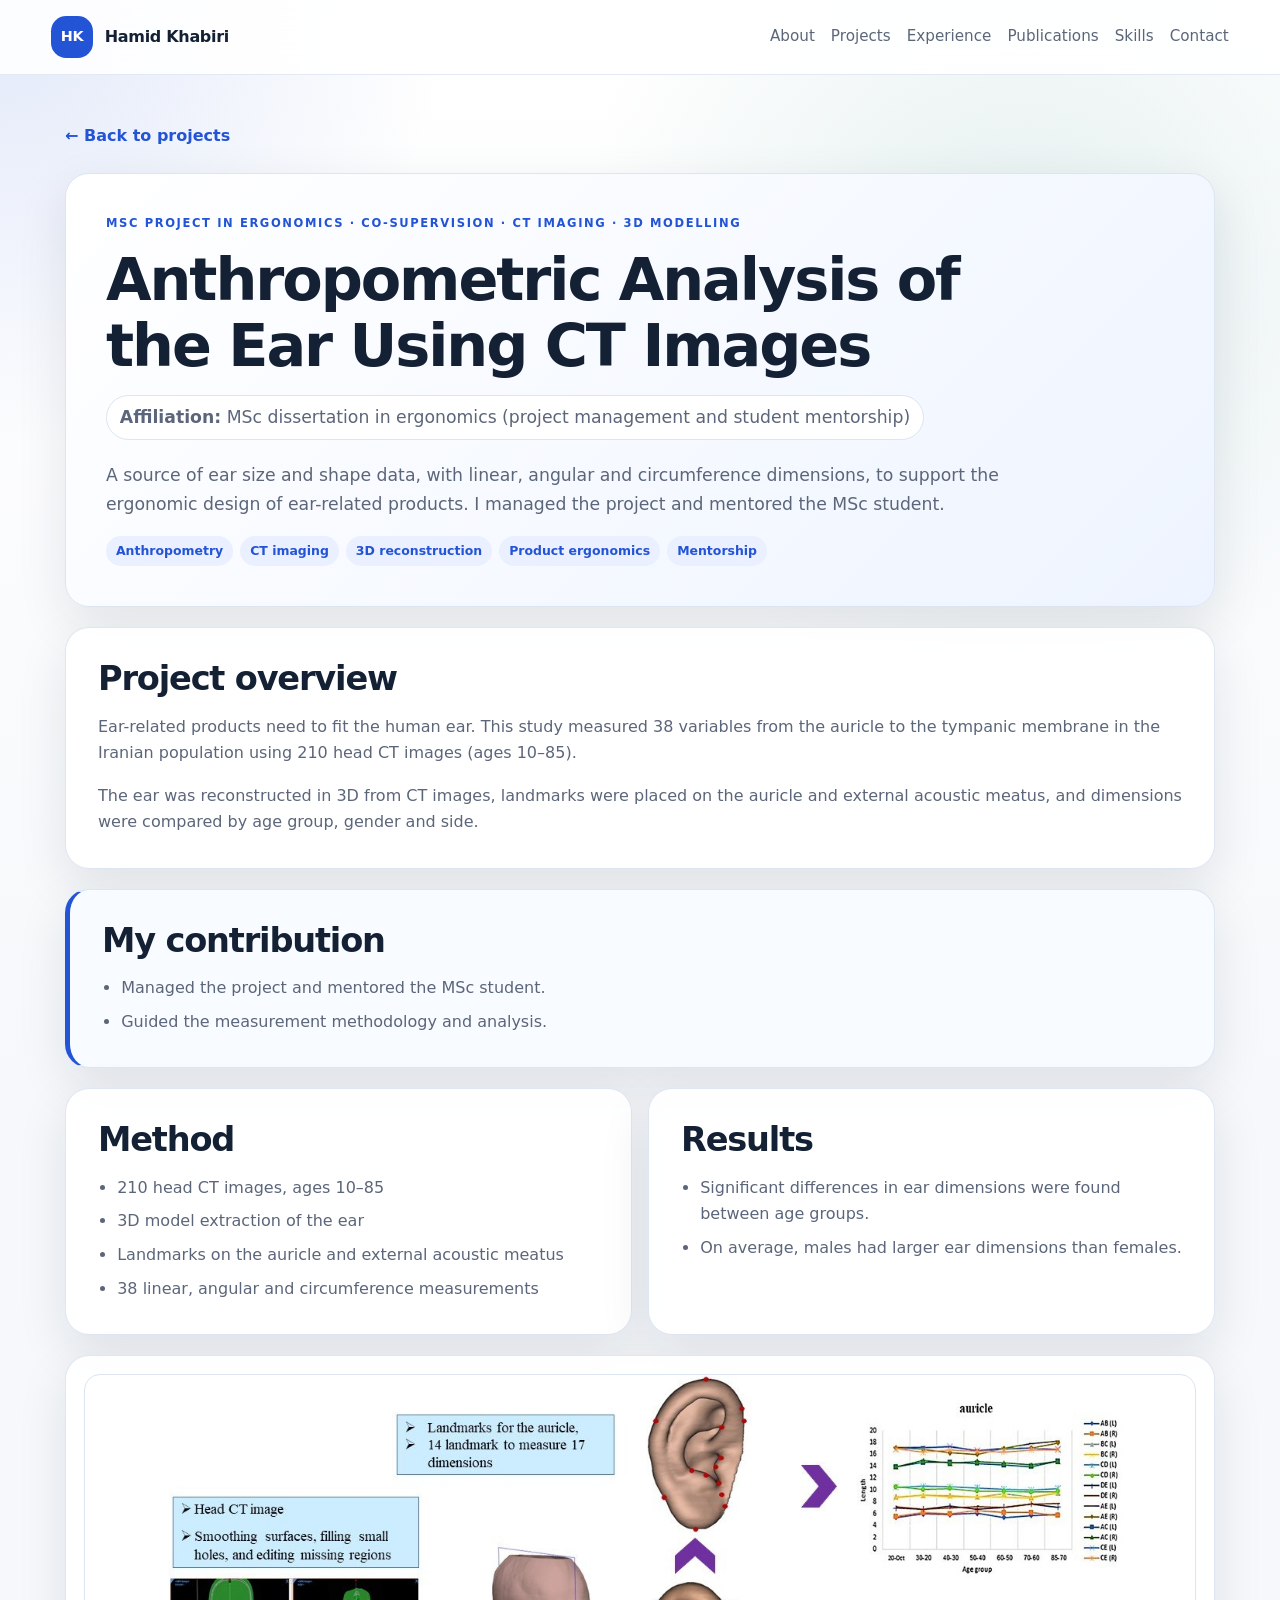
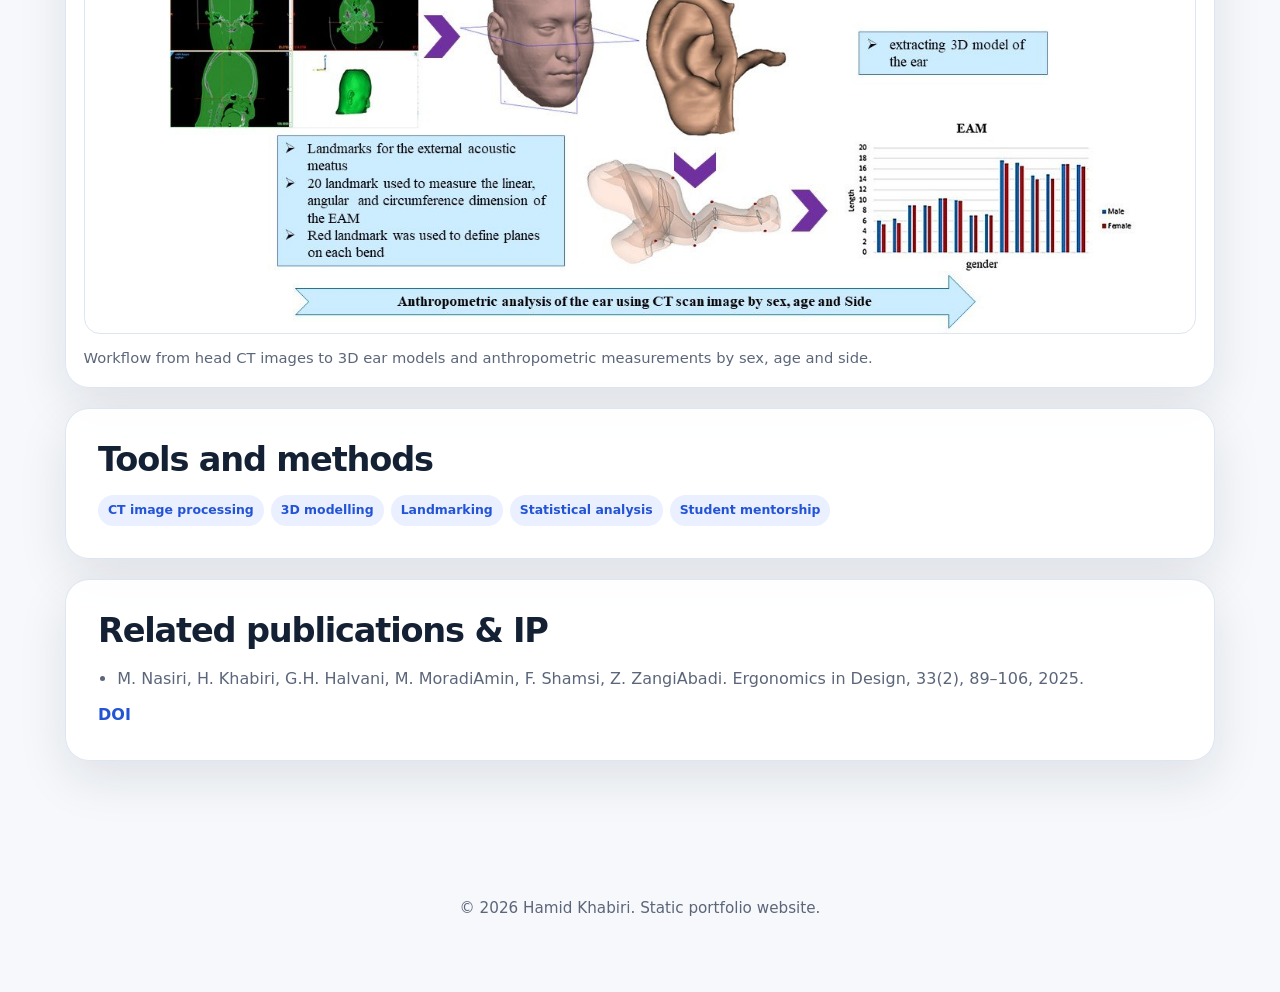
<file: projects/ear-ct-anthropometry.html>
<!DOCTYPE html>
<html lang="en">
<head>
  <meta charset="UTF-8">
  <meta name="viewport" content="width=device-width, initial-scale=1.0">
  <title>Anthropometric Analysis of the Ear Using CT Images | Hamid Khabiri</title>
  <meta name="description" content="A source of ear size and shape data, with linear, angular and circumference dimensions, to support the ergonomic design of ear-related products. I managed ">
  <link rel="icon" href="../favicon.svg" type="image/svg+xml">
  <link rel="stylesheet" href="../styles.css">
</head>
<body>

<header class="site-header">
  <a class="brand" href="../index.html"><span class="brand-mark">HK</span><span>Hamid Khabiri</span></a>
  <nav class="nav" aria-label="Main navigation">
    <a href="../index.html#about">About</a>
    <a href="../index.html#projects">Projects</a>
    <a href="../index.html#experience">Experience</a>
    <a href="../index.html#publications">Publications</a>
    <a href="../index.html#skills">Skills</a>
    <a href="../index.html#contact">Contact</a>
  </nav>
</header>

<main class="project-page">
  <a class="back-link" href="../index.html#projects">← Back to projects</a>

  <section class="project-hero">
    <p class="eyebrow">MSc Project in Ergonomics · Co-supervision · CT Imaging · 3D Modelling</p>
    <h1>Anthropometric Analysis of the Ear Using CT Images</h1>
    <p class="project-page-affiliation"><strong>Affiliation:</strong> MSc dissertation in ergonomics (project management and student mentorship)</p>
    <p>A source of ear size and shape data, with linear, angular and circumference dimensions, to support the ergonomic design of ear-related products. I managed the project and mentored the MSc student.</p>
    <div class="tag-row"><span>Anthropometry</span><span>CT imaging</span><span>3D reconstruction</span><span>Product ergonomics</span><span>Mentorship</span></div>
  </section>

  <section class="project-body">
    <div class="content-card">
      <h2>Project overview</h2>
      <p>Ear-related products need to fit the human ear. This study measured 38 variables from the auricle to the tympanic membrane in the Iranian population using 210 head CT images (ages 10–85).</p><p>The ear was reconstructed in 3D from CT images, landmarks were placed on the auricle and external acoustic meatus, and dimensions were compared by age group, gender and side.</p>
    </div>

    <div class="content-card callout">
      <h2>My contribution</h2>
      <ul><li>Managed the project and mentored the MSc student.</li><li>Guided the measurement methodology and analysis.</li></ul>
    </div>

    <div class="two-column">
      <div class="content-card"><h2>Method</h2><ul><li>210 head CT images, ages 10–85</li><li>3D model extraction of the ear</li><li>Landmarks on the auricle and external acoustic meatus</li><li>38 linear, angular and circumference measurements</li></ul></div>
      <div class="content-card"><h2>Results</h2><ul><li>Significant differences in ear dimensions were found between age groups.</li><li>On average, males had larger ear dimensions than females.</li></ul></div>
    </div>

      <figure class="figure-card" style="margin:0">
        <img src="../assets/figures/ear_ct_anthropometry.jpg" alt="Anthropometric Analysis of the Ear Using CT Images" loading="lazy" onerror="this.onerror=null;this.src='../assets/figures/placeholder.svg';">
        <figcaption class="caption">Workflow from head CT images to 3D ear models and anthropometric measurements by sex, age and side.</figcaption>
      </figure>


    <div class="content-card">
      <h2>Tools and methods</h2>
      <div class="tag-row"><span>CT image processing</span><span>3D modelling</span><span>Landmarking</span><span>Statistical analysis</span><span>Student mentorship</span></div>
    </div>

      <div class="content-card">
        <h2>Related publications &amp; IP</h2>
        <ul><li>M. Nasiri, H. Khabiri, G.H. Halvani, M. MoradiAmin, F. Shamsi, Z. ZangiAbadi. Ergonomics in Design, 33(2), 89–106, 2025.</li></ul>
        <div class="publication-links"><a href="https://doi.org/10.1177/10648046241228360" target="_blank" rel="noreferrer">DOI</a></div>
      </div>
  </section>
</main>

<footer class="site-footer">
  <p>© <span id="year">2026</span> Hamid Khabiri. Static portfolio website.</p>
</footer>
<script>document.getElementById("year").textContent = new Date().getFullYear();</script>
<!-- Visitor statistics (GoatCounter, no cookies) -->
<script data-goatcounter="https://hamidkhabiri.goatcounter.com/count" async src="//gc.zgo.at/count.js"></script>
</body>
</html>
</file>
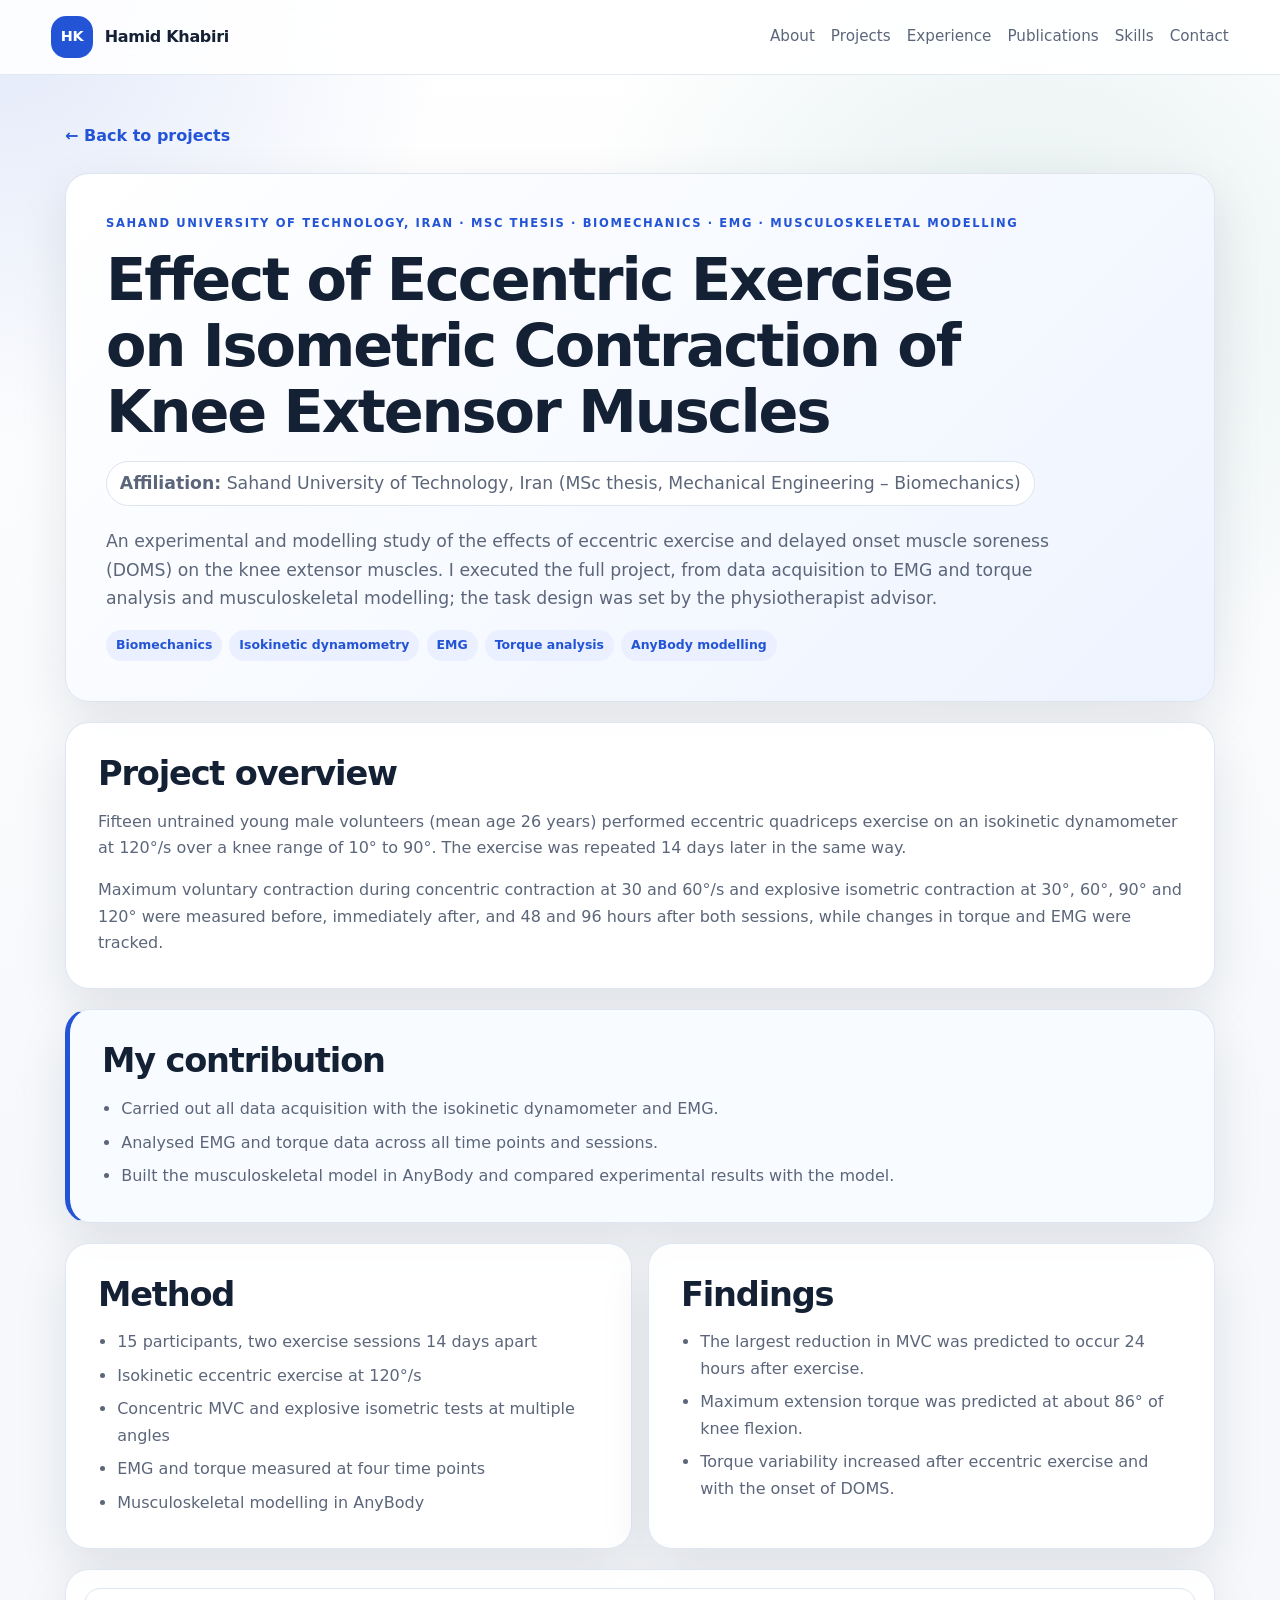
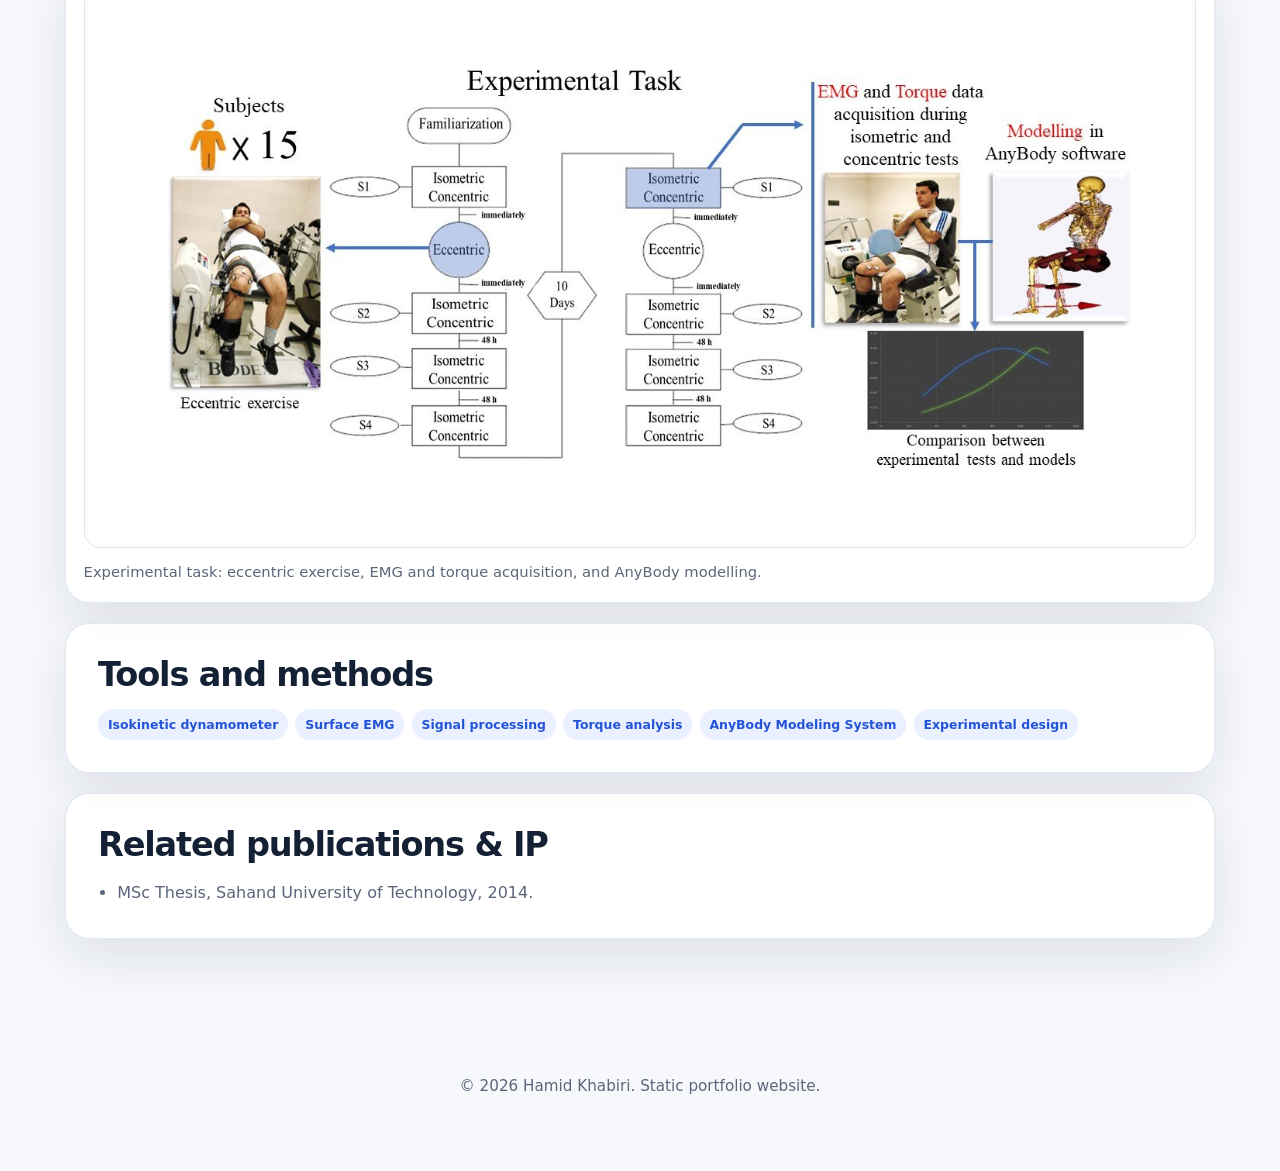
<file: projects/eccentric-exercise-knee-study.html>
<!DOCTYPE html>
<html lang="en">
<head>
  <meta charset="UTF-8">
  <meta name="viewport" content="width=device-width, initial-scale=1.0">
  <title>Effect of Eccentric Exercise on Isometric Contraction of Knee Extensor Muscles | Hamid Khabiri</title>
  <meta name="description" content="An experimental and modelling study of the effects of eccentric exercise and delayed onset muscle soreness (DOMS) on the knee extensor muscles. I executed ">
  <link rel="icon" href="../favicon.svg" type="image/svg+xml">
  <link rel="stylesheet" href="../styles.css">
</head>
<body>

<header class="site-header">
  <a class="brand" href="../index.html"><span class="brand-mark">HK</span><span>Hamid Khabiri</span></a>
  <nav class="nav" aria-label="Main navigation">
    <a href="../index.html#about">About</a>
    <a href="../index.html#projects">Projects</a>
    <a href="../index.html#experience">Experience</a>
    <a href="../index.html#publications">Publications</a>
    <a href="../index.html#skills">Skills</a>
    <a href="../index.html#contact">Contact</a>
  </nav>
</header>

<main class="project-page">
  <a class="back-link" href="../index.html#projects">← Back to projects</a>

  <section class="project-hero">
    <p class="eyebrow">Sahand University of Technology, Iran · MSc Thesis · Biomechanics · EMG · Musculoskeletal Modelling</p>
    <h1>Effect of Eccentric Exercise on Isometric Contraction of Knee Extensor Muscles</h1>
    <p class="project-page-affiliation"><strong>Affiliation:</strong> Sahand University of Technology, Iran (MSc thesis, Mechanical Engineering – Biomechanics)</p>
    <p>An experimental and modelling study of the effects of eccentric exercise and delayed onset muscle soreness (DOMS) on the knee extensor muscles. I executed the full project, from data acquisition to EMG and torque analysis and musculoskeletal modelling; the task design was set by the physiotherapist advisor.</p>
    <div class="tag-row"><span>Biomechanics</span><span>Isokinetic dynamometry</span><span>EMG</span><span>Torque analysis</span><span>AnyBody modelling</span></div>
  </section>

  <section class="project-body">
    <div class="content-card">
      <h2>Project overview</h2>
      <p>Fifteen untrained young male volunteers (mean age 26 years) performed eccentric quadriceps exercise on an isokinetic dynamometer at 120°/s over a knee range of 10° to 90°. The exercise was repeated 14 days later in the same way.</p><p>Maximum voluntary contraction during concentric contraction at 30 and 60°/s and explosive isometric contraction at 30°, 60°, 90° and 120° were measured before, immediately after, and 48 and 96 hours after both sessions, while changes in torque and EMG were tracked.</p>
    </div>

    <div class="content-card callout">
      <h2>My contribution</h2>
      <ul><li>Carried out all data acquisition with the isokinetic dynamometer and EMG.</li><li>Analysed EMG and torque data across all time points and sessions.</li><li>Built the musculoskeletal model in AnyBody and compared experimental results with the model.</li></ul>
    </div>

    <div class="two-column">
      <div class="content-card"><h2>Method</h2><ul><li>15 participants, two exercise sessions 14 days apart</li><li>Isokinetic eccentric exercise at 120°/s</li><li>Concentric MVC and explosive isometric tests at multiple angles</li><li>EMG and torque measured at four time points</li><li>Musculoskeletal modelling in AnyBody</li></ul></div>
      <div class="content-card"><h2>Findings</h2><ul><li>The largest reduction in MVC was predicted to occur 24 hours after exercise.</li><li>Maximum extension torque was predicted at about 86° of knee flexion.</li><li>Torque variability increased after eccentric exercise and with the onset of DOMS.</li></ul></div>
    </div>

      <figure class="figure-card" style="margin:0">
        <img src="../assets/figures/eccentric_exercise_study.jpg" alt="Effect of Eccentric Exercise on Isometric Contraction of Knee Extensor Muscles" loading="lazy" onerror="this.onerror=null;this.src='../assets/figures/placeholder.svg';">
        <figcaption class="caption">Experimental task: eccentric exercise, EMG and torque acquisition, and AnyBody modelling.</figcaption>
      </figure>


    <div class="content-card">
      <h2>Tools and methods</h2>
      <div class="tag-row"><span>Isokinetic dynamometer</span><span>Surface EMG</span><span>Signal processing</span><span>Torque analysis</span><span>AnyBody Modeling System</span><span>Experimental design</span></div>
    </div>

      <div class="content-card">
        <h2>Related publications &amp; IP</h2>
        <ul><li>MSc Thesis, Sahand University of Technology, 2014.</li></ul>
        
      </div>
  </section>
</main>

<footer class="site-footer">
  <p>© <span id="year">2026</span> Hamid Khabiri. Static portfolio website.</p>
</footer>
<script>document.getElementById("year").textContent = new Date().getFullYear();</script>
<!-- Visitor statistics (GoatCounter, no cookies) -->
<script data-goatcounter="https://hamidkhabiri.goatcounter.com/count" async src="//gc.zgo.at/count.js"></script>
</body>
</html>
</file>
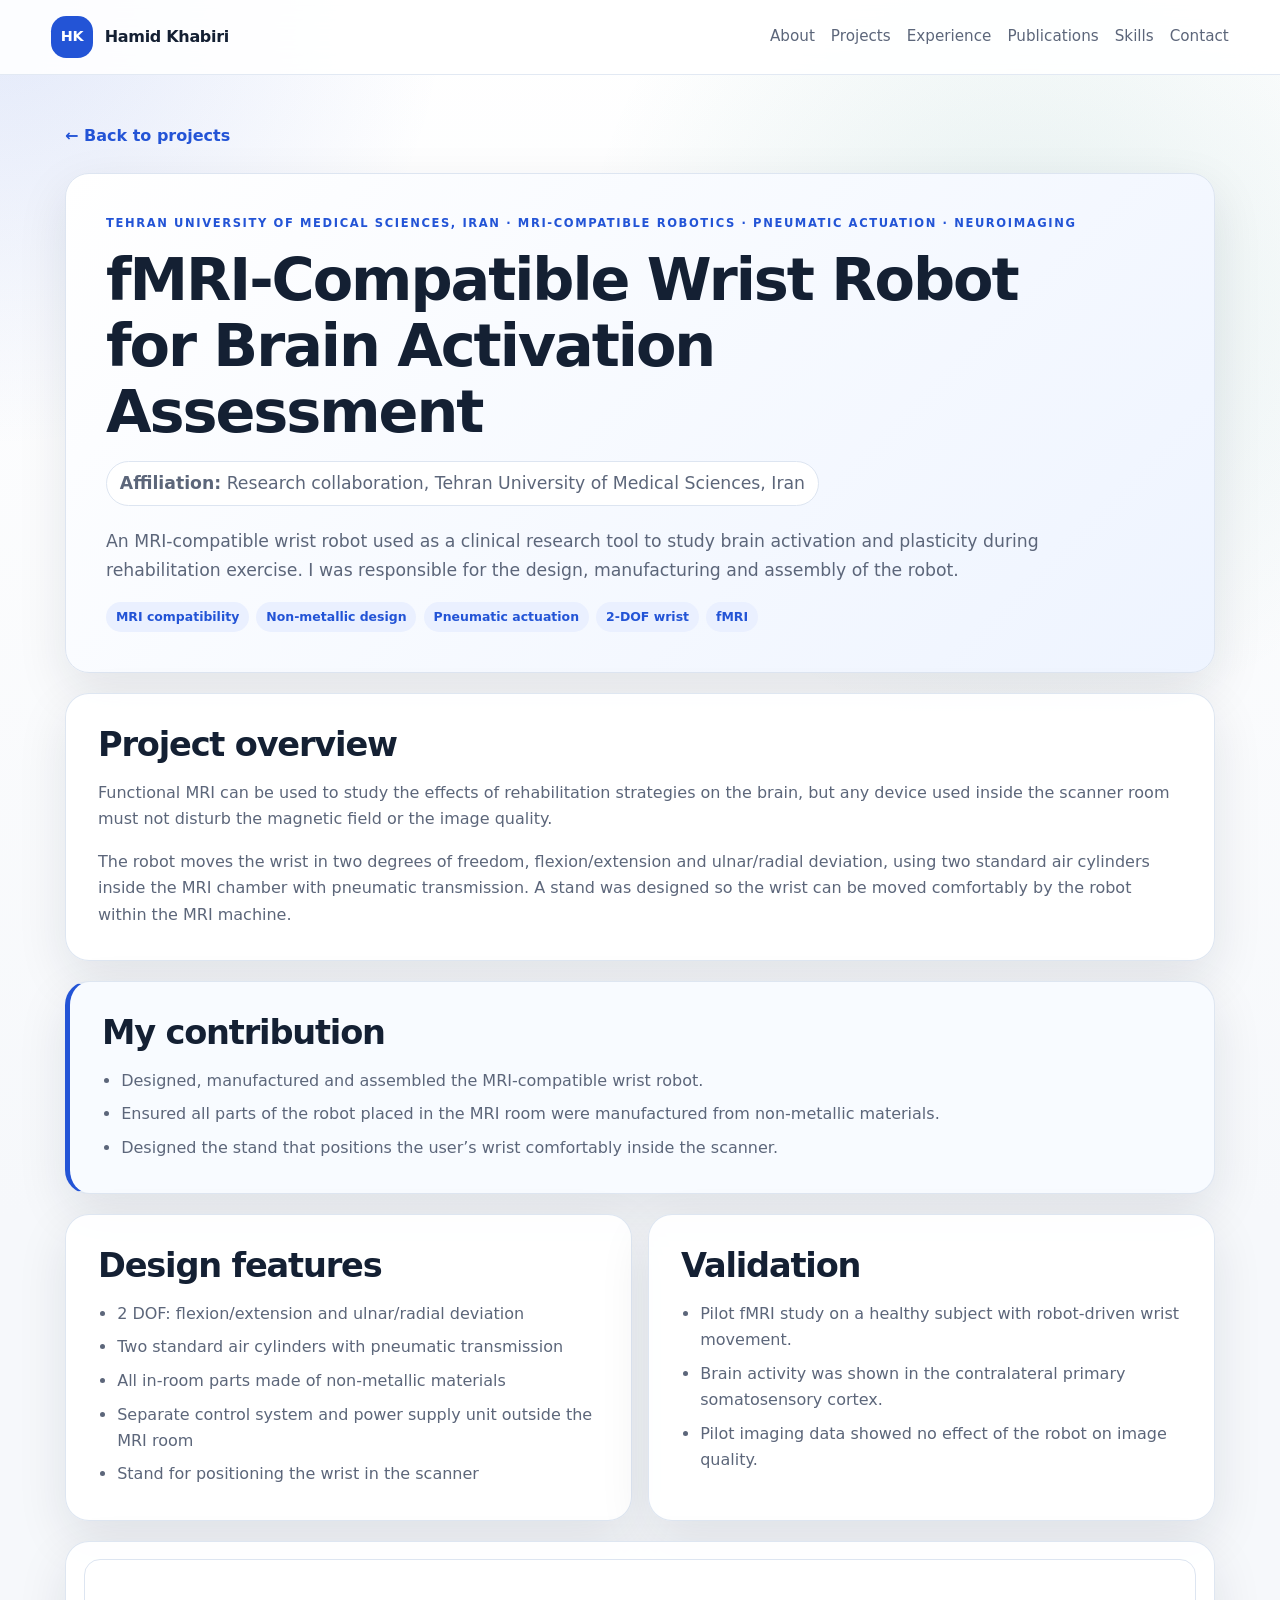
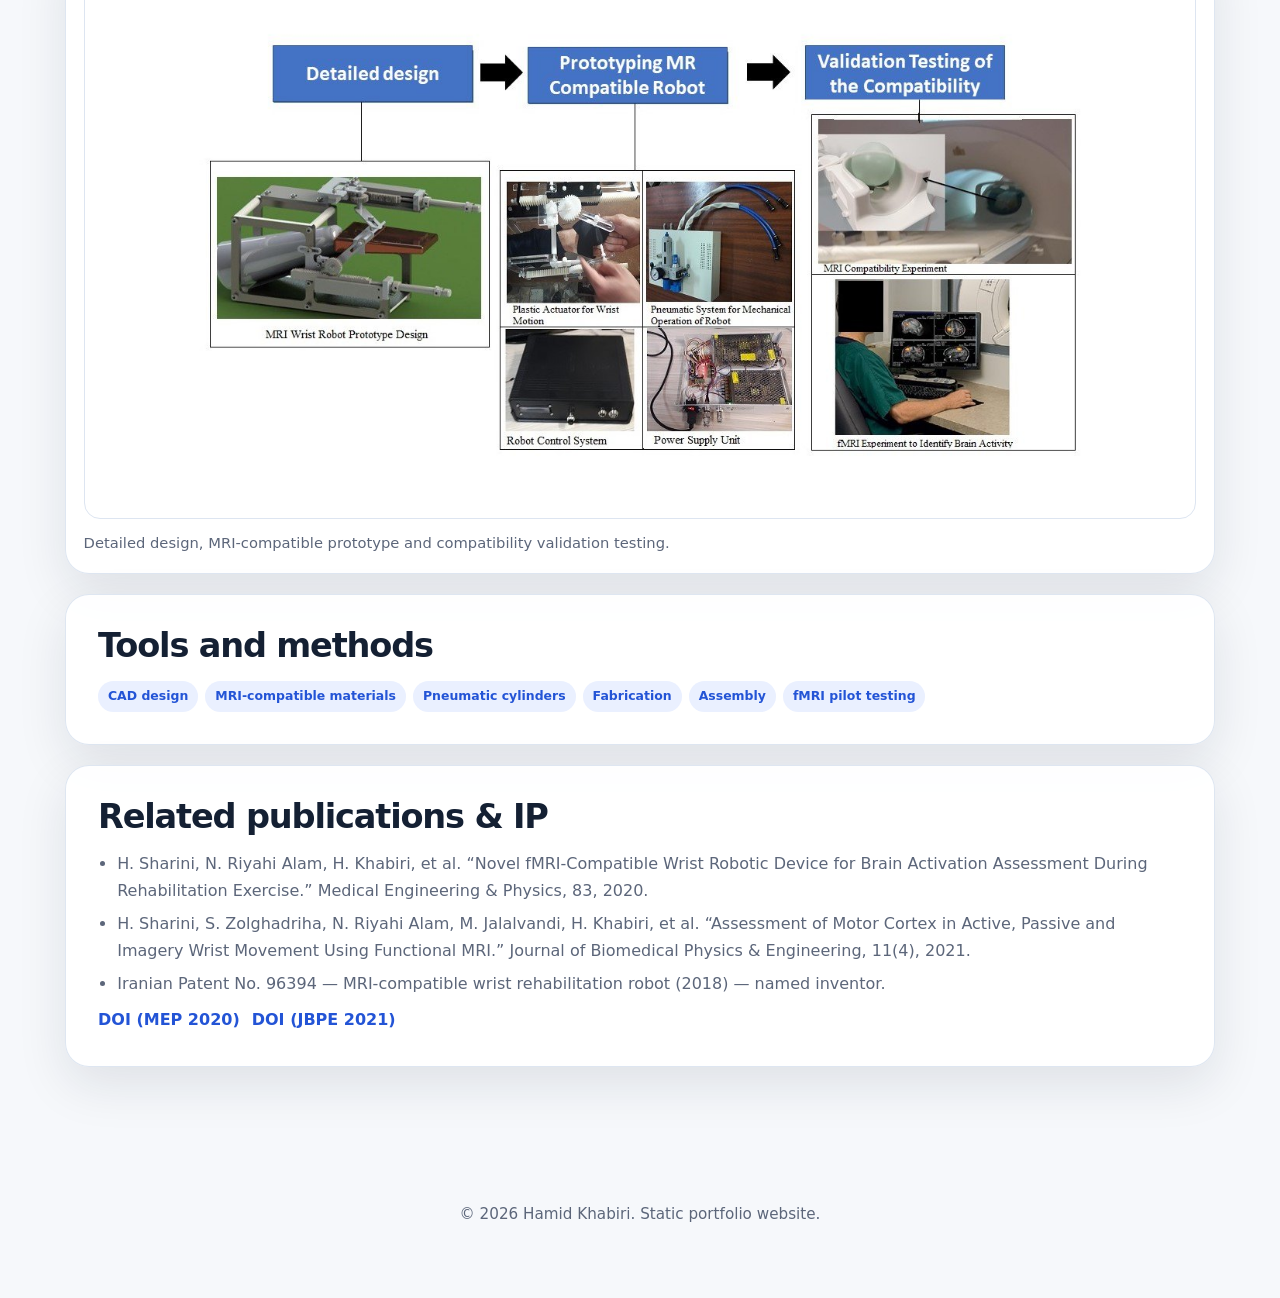
<file: projects/fmri-compatible-wrist-robot.html>
<!DOCTYPE html>
<html lang="en">
<head>
  <meta charset="UTF-8">
  <meta name="viewport" content="width=device-width, initial-scale=1.0">
  <title>fMRI-Compatible Wrist Robot for Brain Activation Assessment | Hamid Khabiri</title>
  <meta name="description" content="An MRI-compatible wrist robot used as a clinical research tool to study brain activation and plasticity during rehabilitation exercise. I was responsible f">
  <link rel="icon" href="../favicon.svg" type="image/svg+xml">
  <link rel="stylesheet" href="../styles.css">
</head>
<body>

<header class="site-header">
  <a class="brand" href="../index.html"><span class="brand-mark">HK</span><span>Hamid Khabiri</span></a>
  <nav class="nav" aria-label="Main navigation">
    <a href="../index.html#about">About</a>
    <a href="../index.html#projects">Projects</a>
    <a href="../index.html#experience">Experience</a>
    <a href="../index.html#publications">Publications</a>
    <a href="../index.html#skills">Skills</a>
    <a href="../index.html#contact">Contact</a>
  </nav>
</header>

<main class="project-page">
  <a class="back-link" href="../index.html#projects">← Back to projects</a>

  <section class="project-hero">
    <p class="eyebrow">Tehran University of Medical Sciences, Iran · MRI-Compatible Robotics · Pneumatic Actuation · Neuroimaging</p>
    <h1>fMRI-Compatible Wrist Robot for Brain Activation Assessment</h1>
    <p class="project-page-affiliation"><strong>Affiliation:</strong> Research collaboration, Tehran University of Medical Sciences, Iran</p>
    <p>An MRI-compatible wrist robot used as a clinical research tool to study brain activation and plasticity during rehabilitation exercise. I was responsible for the design, manufacturing and assembly of the robot.</p>
    <div class="tag-row"><span>MRI compatibility</span><span>Non-metallic design</span><span>Pneumatic actuation</span><span>2-DOF wrist</span><span>fMRI</span></div>
  </section>

  <section class="project-body">
    <div class="content-card">
      <h2>Project overview</h2>
      <p>Functional MRI can be used to study the effects of rehabilitation strategies on the brain, but any device used inside the scanner room must not disturb the magnetic field or the image quality.</p><p>The robot moves the wrist in two degrees of freedom, flexion/extension and ulnar/radial deviation, using two standard air cylinders inside the MRI chamber with pneumatic transmission. A stand was designed so the wrist can be moved comfortably by the robot within the MRI machine.</p>
    </div>

    <div class="content-card callout">
      <h2>My contribution</h2>
      <ul><li>Designed, manufactured and assembled the MRI-compatible wrist robot.</li><li>Ensured all parts of the robot placed in the MRI room were manufactured from non-metallic materials.</li><li>Designed the stand that positions the user’s wrist comfortably inside the scanner.</li></ul>
    </div>

    <div class="two-column">
      <div class="content-card"><h2>Design features</h2><ul><li>2 DOF: flexion/extension and ulnar/radial deviation</li><li>Two standard air cylinders with pneumatic transmission</li><li>All in-room parts made of non-metallic materials</li><li>Separate control system and power supply unit outside the MRI room</li><li>Stand for positioning the wrist in the scanner</li></ul></div>
      <div class="content-card"><h2>Validation</h2><ul><li>Pilot fMRI study on a healthy subject with robot-driven wrist movement.</li><li>Brain activity was shown in the contralateral primary somatosensory cortex.</li><li>Pilot imaging data showed no effect of the robot on image quality.</li></ul></div>
    </div>

      <figure class="figure-card" style="margin:0">
        <img src="../assets/figures/fmri_wrist_robot.jpg" alt="fMRI-Compatible Wrist Robot for Brain Activation Assessment" loading="lazy" onerror="this.onerror=null;this.src='../assets/figures/placeholder.svg';">
        <figcaption class="caption">Detailed design, MRI-compatible prototype and compatibility validation testing.</figcaption>
      </figure>


    <div class="content-card">
      <h2>Tools and methods</h2>
      <div class="tag-row"><span>CAD design</span><span>MRI-compatible materials</span><span>Pneumatic cylinders</span><span>Fabrication</span><span>Assembly</span><span>fMRI pilot testing</span></div>
    </div>

      <div class="content-card">
        <h2>Related publications &amp; IP</h2>
        <ul><li>H. Sharini, N. Riyahi Alam, H. Khabiri, et al. “Novel fMRI-Compatible Wrist Robotic Device for Brain Activation Assessment During Rehabilitation Exercise.” Medical Engineering &amp; Physics, 83, 2020.</li><li>H. Sharini, S. Zolghadriha, N. Riyahi Alam, M. Jalalvandi, H. Khabiri, et al. “Assessment of Motor Cortex in Active, Passive and Imagery Wrist Movement Using Functional MRI.” Journal of Biomedical Physics &amp; Engineering, 11(4), 2021.</li><li>Iranian Patent No. 96394 — MRI-compatible wrist rehabilitation robot (2018) — named inventor.</li></ul>
        <div class="publication-links"><a href="https://doi.org/10.1016/j.medengphy.2020.05.008" target="_blank" rel="noreferrer">DOI (MEP 2020)</a><a href="https://doi.org/10.31661/jbpe.v0i0.1034" target="_blank" rel="noreferrer">DOI (JBPE 2021)</a></div>
      </div>
  </section>
</main>

<footer class="site-footer">
  <p>© <span id="year">2026</span> Hamid Khabiri. Static portfolio website.</p>
</footer>
<script>document.getElementById("year").textContent = new Date().getFullYear();</script>
<!-- Visitor statistics (GoatCounter, no cookies) -->
<script data-goatcounter="https://hamidkhabiri.goatcounter.com/count" async src="//gc.zgo.at/count.js"></script>
</body>
</html>
</file>
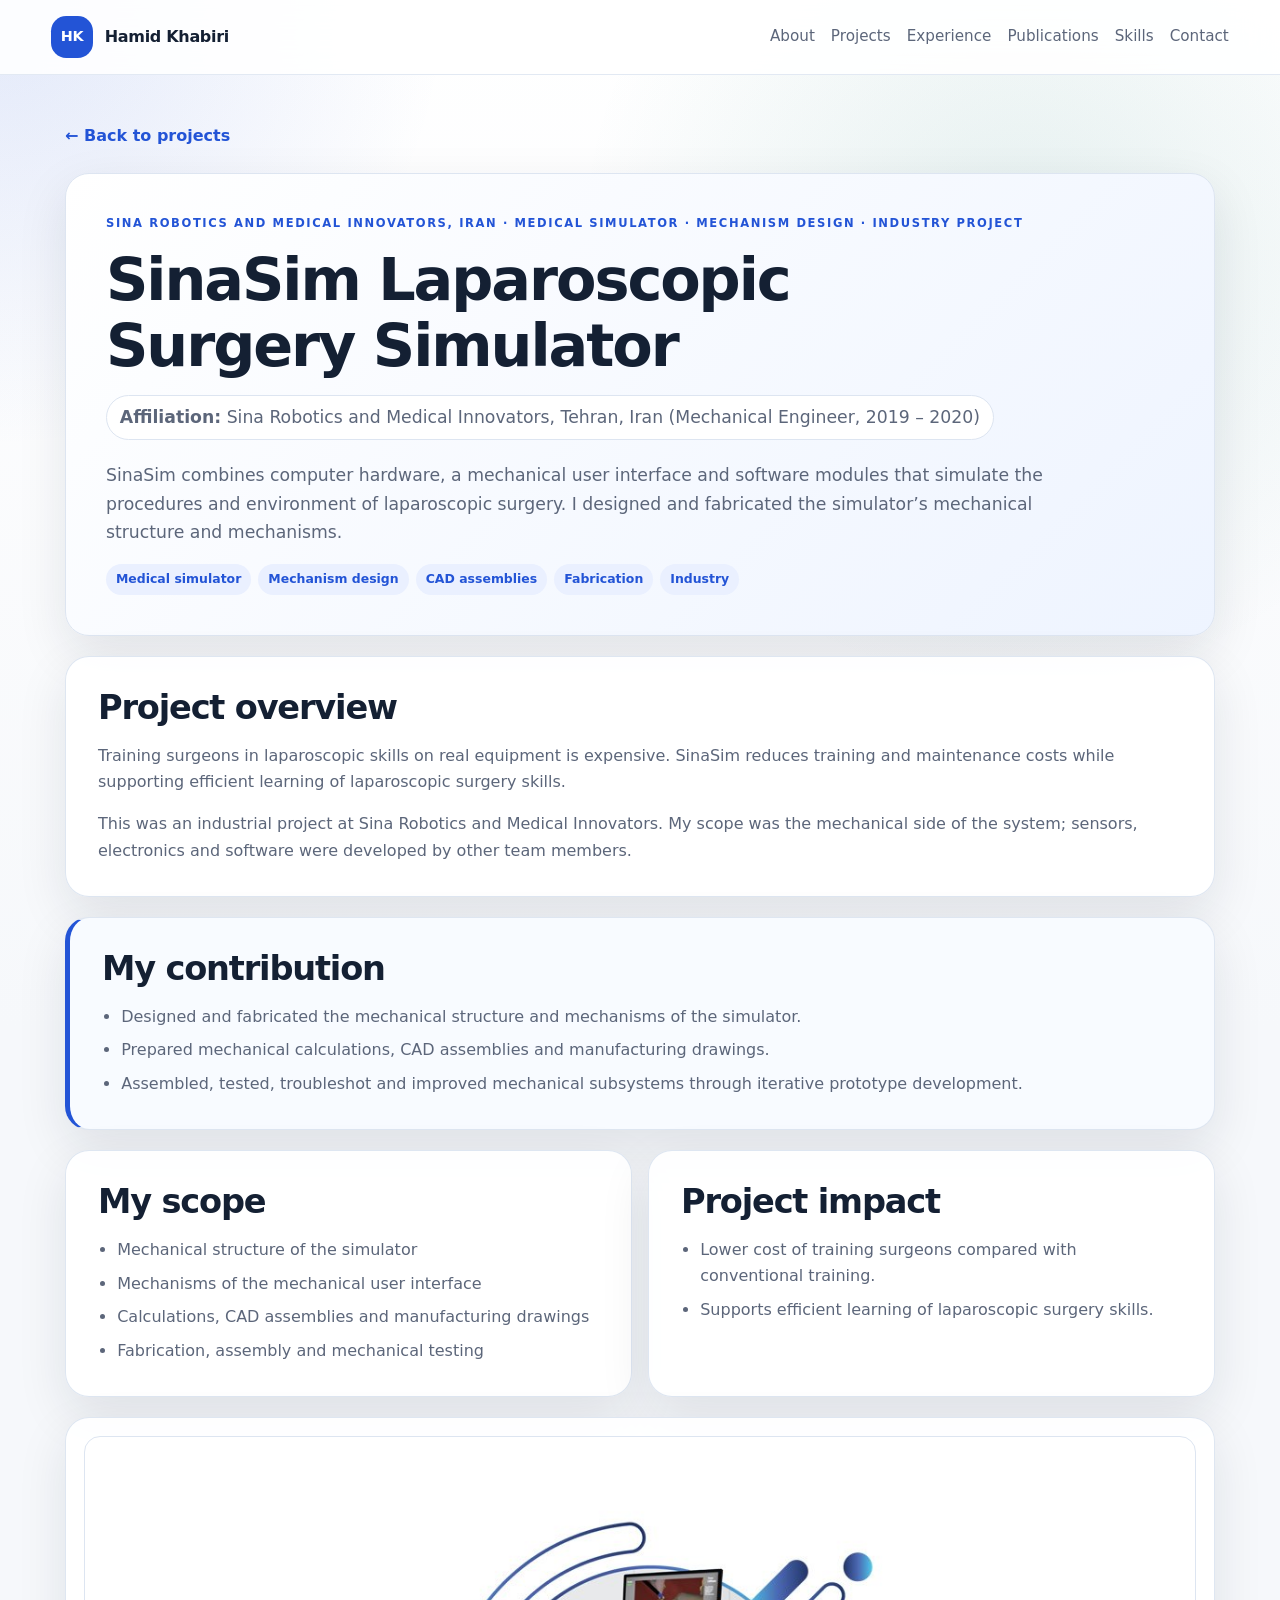
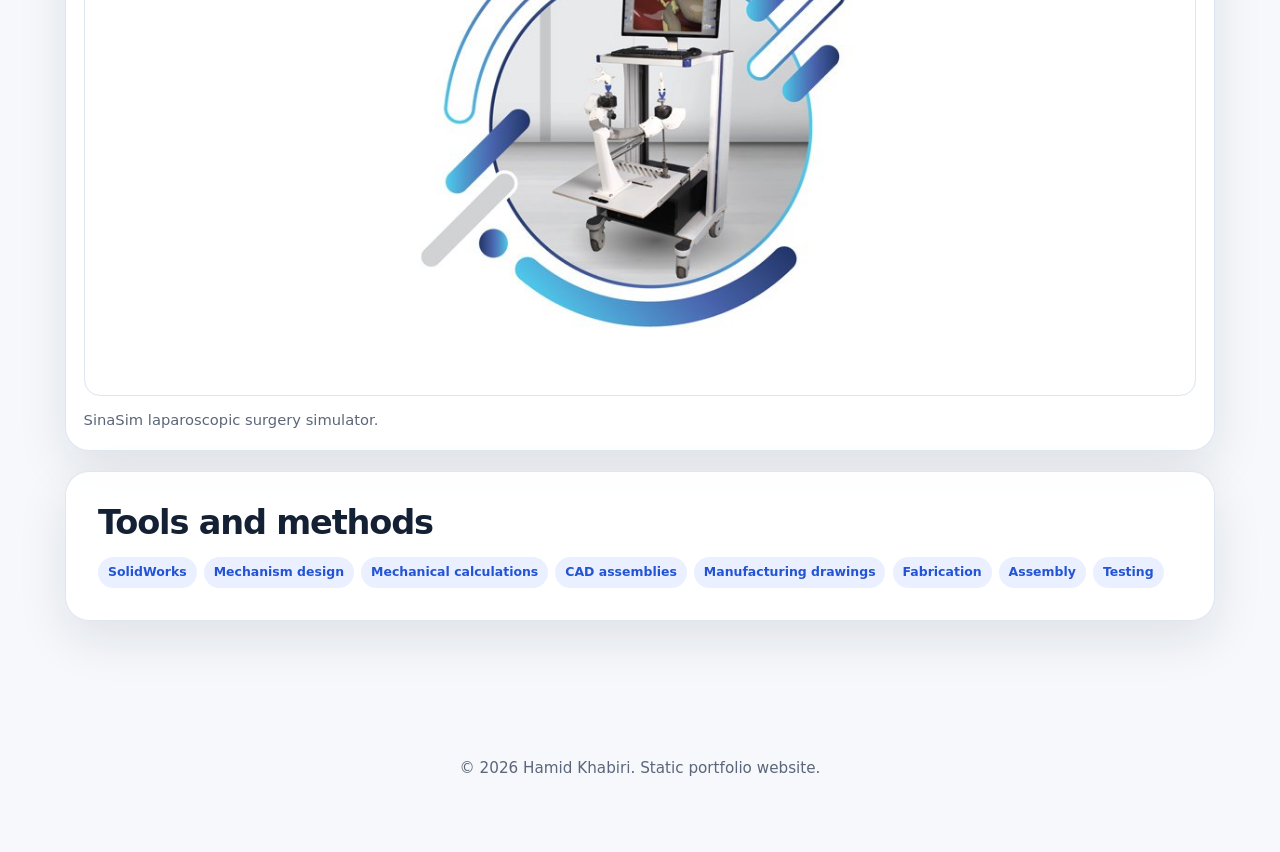
<file: projects/sinasim-laparoscopic-simulator.html>
<!DOCTYPE html>
<html lang="en">
<head>
  <meta charset="UTF-8">
  <meta name="viewport" content="width=device-width, initial-scale=1.0">
  <title>SinaSim Laparoscopic Surgery Simulator | Hamid Khabiri</title>
  <meta name="description" content="SinaSim combines computer hardware, a mechanical user interface and software modules that simulate the procedures and environment of laparoscopic surgery. ">
  <link rel="icon" href="../favicon.svg" type="image/svg+xml">
  <link rel="stylesheet" href="../styles.css">
</head>
<body>

<header class="site-header">
  <a class="brand" href="../index.html"><span class="brand-mark">HK</span><span>Hamid Khabiri</span></a>
  <nav class="nav" aria-label="Main navigation">
    <a href="../index.html#about">About</a>
    <a href="../index.html#projects">Projects</a>
    <a href="../index.html#experience">Experience</a>
    <a href="../index.html#publications">Publications</a>
    <a href="../index.html#skills">Skills</a>
    <a href="../index.html#contact">Contact</a>
  </nav>
</header>

<main class="project-page">
  <a class="back-link" href="../index.html#projects">← Back to projects</a>

  <section class="project-hero">
    <p class="eyebrow">Sina Robotics and Medical Innovators, Iran · Medical Simulator · Mechanism Design · Industry Project</p>
    <h1>SinaSim Laparoscopic Surgery Simulator</h1>
    <p class="project-page-affiliation"><strong>Affiliation:</strong> Sina Robotics and Medical Innovators, Tehran, Iran (Mechanical Engineer, 2019 – 2020)</p>
    <p>SinaSim combines computer hardware, a mechanical user interface and software modules that simulate the procedures and environment of laparoscopic surgery. I designed and fabricated the simulator’s mechanical structure and mechanisms.</p>
    <div class="tag-row"><span>Medical simulator</span><span>Mechanism design</span><span>CAD assemblies</span><span>Fabrication</span><span>Industry</span></div>
  </section>

  <section class="project-body">
    <div class="content-card">
      <h2>Project overview</h2>
      <p>Training surgeons in laparoscopic skills on real equipment is expensive. SinaSim reduces training and maintenance costs while supporting efficient learning of laparoscopic surgery skills.</p><p>This was an industrial project at Sina Robotics and Medical Innovators. My scope was the mechanical side of the system; sensors, electronics and software were developed by other team members.</p>
    </div>

    <div class="content-card callout">
      <h2>My contribution</h2>
      <ul><li>Designed and fabricated the mechanical structure and mechanisms of the simulator.</li><li>Prepared mechanical calculations, CAD assemblies and manufacturing drawings.</li><li>Assembled, tested, troubleshot and improved mechanical subsystems through iterative prototype development.</li></ul>
    </div>

    <div class="two-column">
      <div class="content-card"><h2>My scope</h2><ul><li>Mechanical structure of the simulator</li><li>Mechanisms of the mechanical user interface</li><li>Calculations, CAD assemblies and manufacturing drawings</li><li>Fabrication, assembly and mechanical testing</li></ul></div>
      <div class="content-card"><h2>Project impact</h2><ul><li>Lower cost of training surgeons compared with conventional training.</li><li>Supports efficient learning of laparoscopic surgery skills.</li></ul></div>
    </div>

      <figure class="figure-card" style="margin:0">
        <img src="../assets/figures/sinasim_laparoscopic_simulator.jpg" alt="SinaSim Laparoscopic Surgery Simulator" loading="lazy">
        <figcaption class="caption">SinaSim laparoscopic surgery simulator.</figcaption>
      </figure>


    <div class="content-card">
      <h2>Tools and methods</h2>
      <div class="tag-row"><span>SolidWorks</span><span>Mechanism design</span><span>Mechanical calculations</span><span>CAD assemblies</span><span>Manufacturing drawings</span><span>Fabrication</span><span>Assembly</span><span>Testing</span></div>
    </div>

  </section>
</main>

<footer class="site-footer">
  <p>© <span id="year">2026</span> Hamid Khabiri. Static portfolio website.</p>
</footer>
<script>document.getElementById("year").textContent = new Date().getFullYear();</script>
<!-- Visitor statistics (GoatCounter, no cookies) -->
<script data-goatcounter="https://hamidkhabiri.goatcounter.com/count" async src="//gc.zgo.at/count.js"></script>
</body>
</html>
</file>
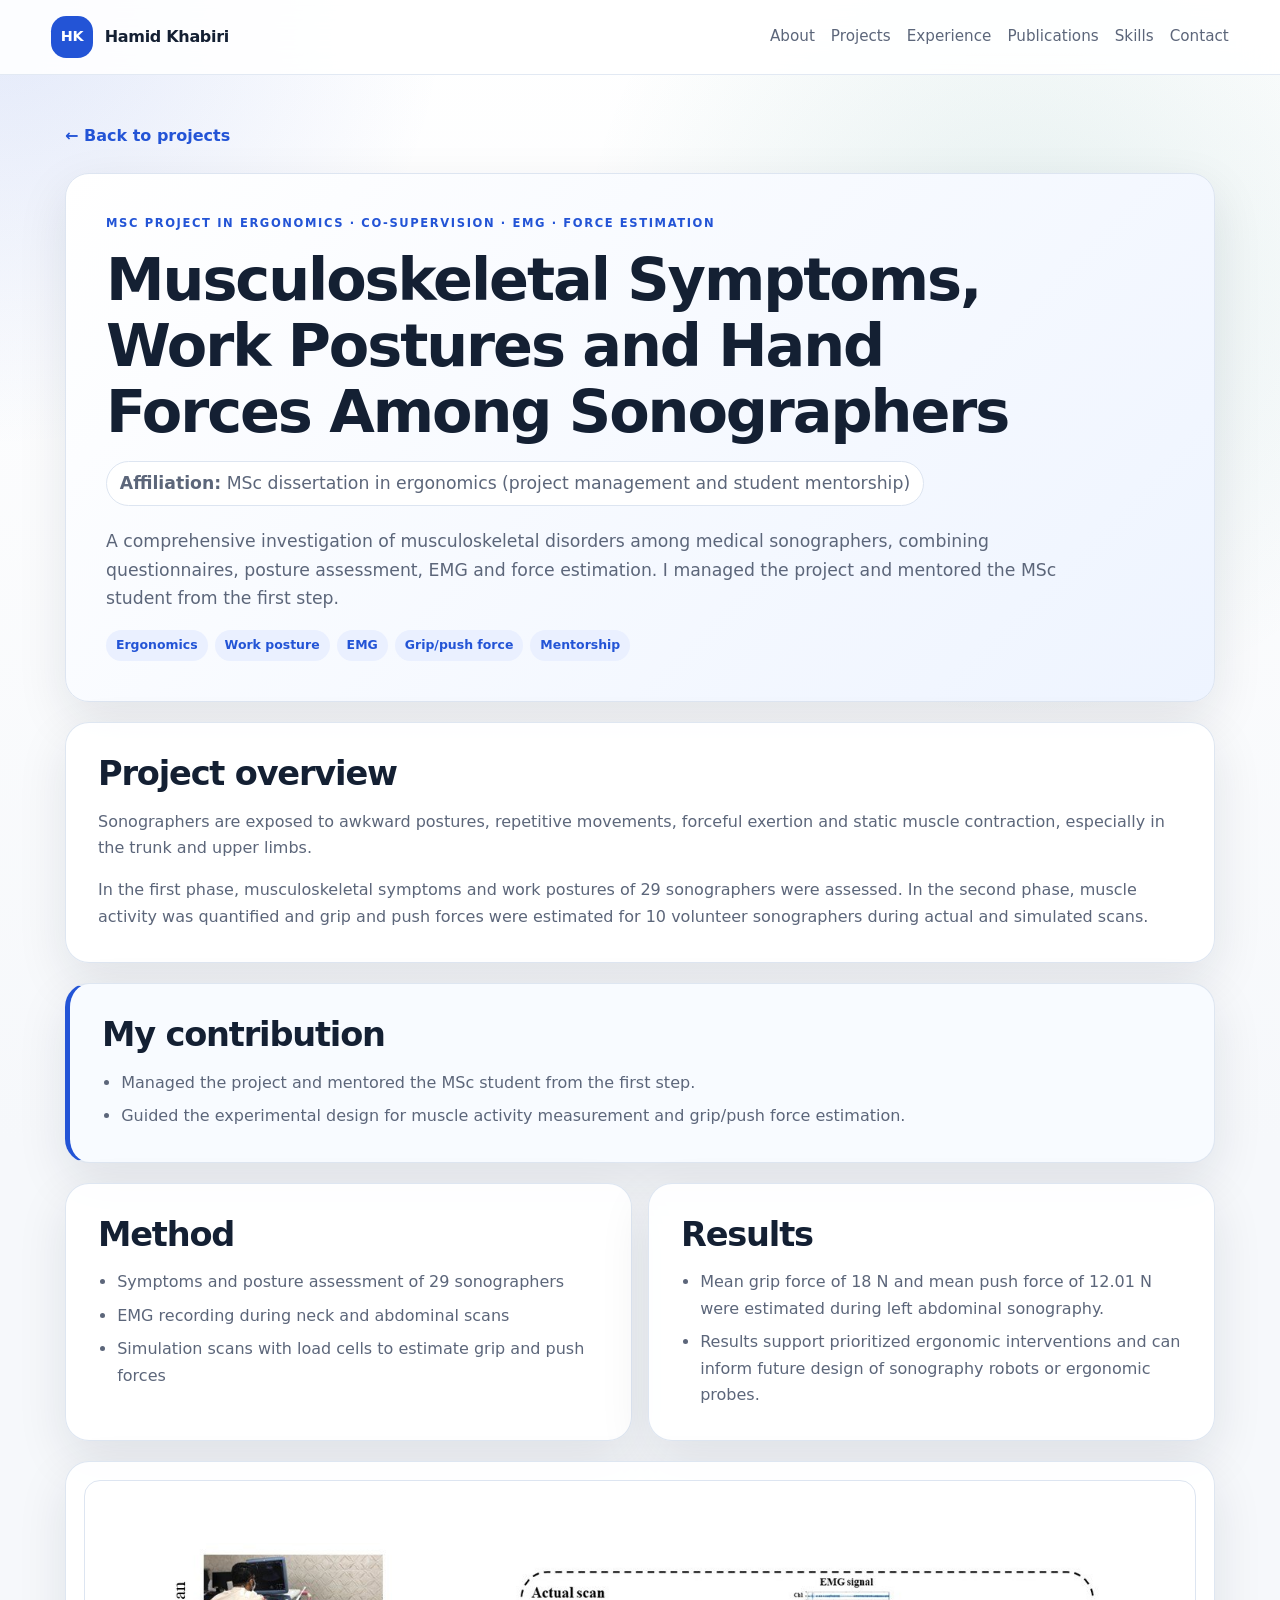
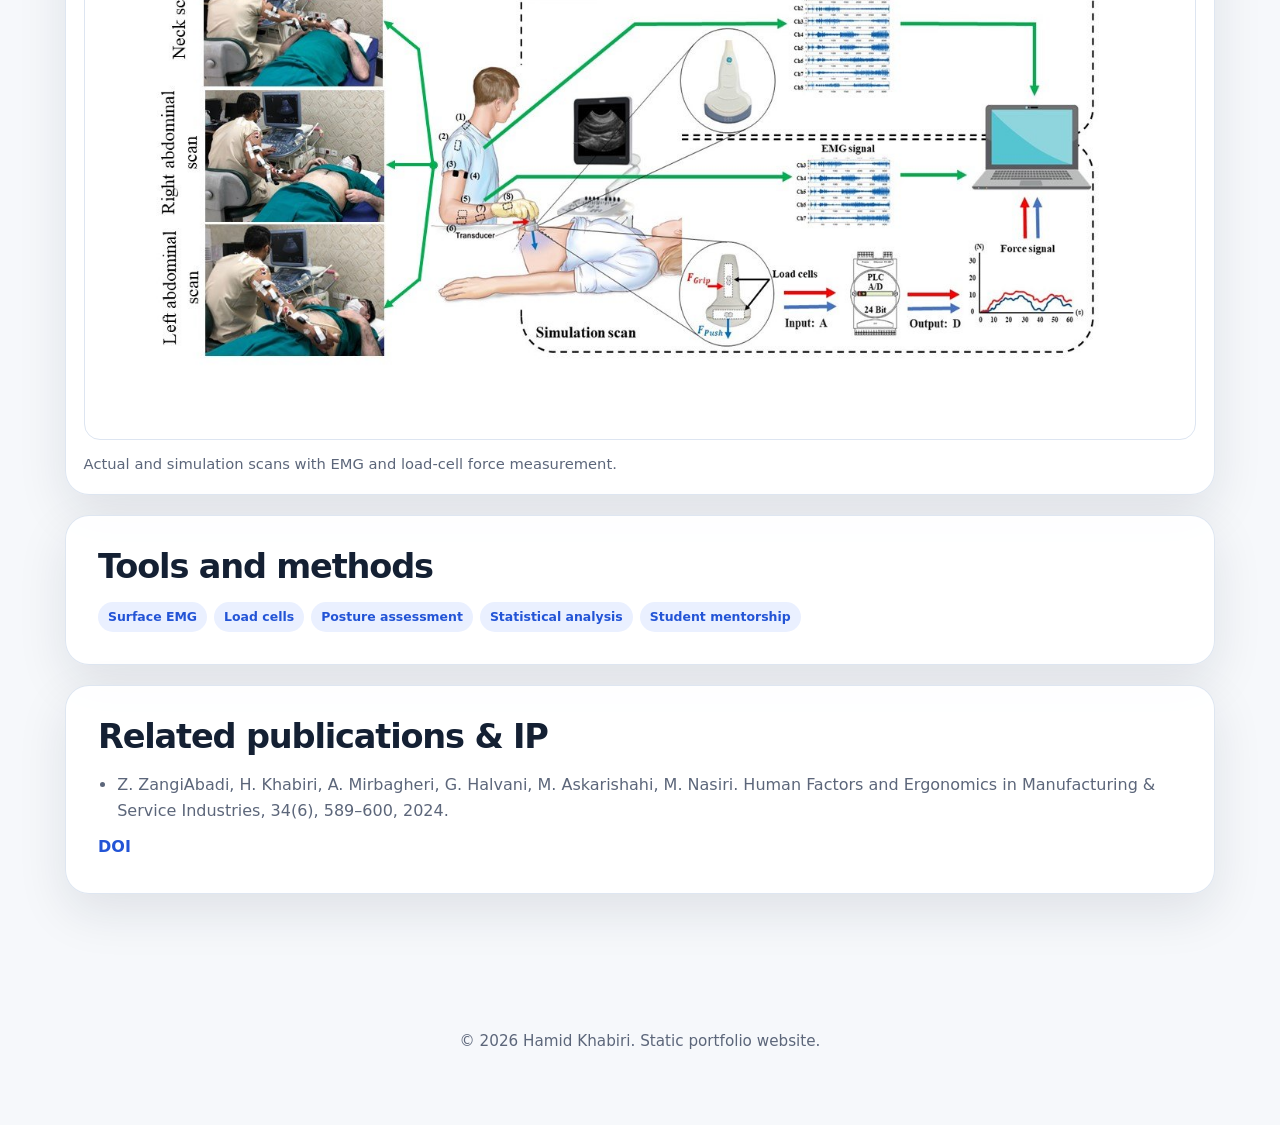
<file: projects/sonographer-ergonomics.html>
<!DOCTYPE html>
<html lang="en">
<head>
  <meta charset="UTF-8">
  <meta name="viewport" content="width=device-width, initial-scale=1.0">
  <title>Musculoskeletal Symptoms, Work Postures and Hand Forces Among Sonographers | Hamid Khabiri</title>
  <meta name="description" content="A comprehensive investigation of musculoskeletal disorders among medical sonographers, combining questionnaires, posture assessment, EMG and force estimati">
  <link rel="icon" href="../favicon.svg" type="image/svg+xml">
  <link rel="stylesheet" href="../styles.css">
</head>
<body>

<header class="site-header">
  <a class="brand" href="../index.html"><span class="brand-mark">HK</span><span>Hamid Khabiri</span></a>
  <nav class="nav" aria-label="Main navigation">
    <a href="../index.html#about">About</a>
    <a href="../index.html#projects">Projects</a>
    <a href="../index.html#experience">Experience</a>
    <a href="../index.html#publications">Publications</a>
    <a href="../index.html#skills">Skills</a>
    <a href="../index.html#contact">Contact</a>
  </nav>
</header>

<main class="project-page">
  <a class="back-link" href="../index.html#projects">← Back to projects</a>

  <section class="project-hero">
    <p class="eyebrow">MSc Project in Ergonomics · Co-supervision · EMG · Force Estimation</p>
    <h1>Musculoskeletal Symptoms, Work Postures and Hand Forces Among Sonographers</h1>
    <p class="project-page-affiliation"><strong>Affiliation:</strong> MSc dissertation in ergonomics (project management and student mentorship)</p>
    <p>A comprehensive investigation of musculoskeletal disorders among medical sonographers, combining questionnaires, posture assessment, EMG and force estimation. I managed the project and mentored the MSc student from the first step.</p>
    <div class="tag-row"><span>Ergonomics</span><span>Work posture</span><span>EMG</span><span>Grip/push force</span><span>Mentorship</span></div>
  </section>

  <section class="project-body">
    <div class="content-card">
      <h2>Project overview</h2>
      <p>Sonographers are exposed to awkward postures, repetitive movements, forceful exertion and static muscle contraction, especially in the trunk and upper limbs.</p><p>In the first phase, musculoskeletal symptoms and work postures of 29 sonographers were assessed. In the second phase, muscle activity was quantified and grip and push forces were estimated for 10 volunteer sonographers during actual and simulated scans.</p>
    </div>

    <div class="content-card callout">
      <h2>My contribution</h2>
      <ul><li>Managed the project and mentored the MSc student from the first step.</li><li>Guided the experimental design for muscle activity measurement and grip/push force estimation.</li></ul>
    </div>

    <div class="two-column">
      <div class="content-card"><h2>Method</h2><ul><li>Symptoms and posture assessment of 29 sonographers</li><li>EMG recording during neck and abdominal scans</li><li>Simulation scans with load cells to estimate grip and push forces</li></ul></div>
      <div class="content-card"><h2>Results</h2><ul><li>Mean grip force of 18 N and mean push force of 12.01 N were estimated during left abdominal sonography.</li><li>Results support prioritized ergonomic interventions and can inform future design of sonography robots or ergonomic probes.</li></ul></div>
    </div>

      <figure class="figure-card" style="margin:0">
        <img src="../assets/figures/sonographer_ergonomics.jpg" alt="Musculoskeletal Symptoms, Work Postures and Hand Forces Among Sonographers" loading="lazy" onerror="this.onerror=null;this.src='../assets/figures/placeholder.svg';">
        <figcaption class="caption">Actual and simulation scans with EMG and load-cell force measurement.</figcaption>
      </figure>


    <div class="content-card">
      <h2>Tools and methods</h2>
      <div class="tag-row"><span>Surface EMG</span><span>Load cells</span><span>Posture assessment</span><span>Statistical analysis</span><span>Student mentorship</span></div>
    </div>

      <div class="content-card">
        <h2>Related publications &amp; IP</h2>
        <ul><li>Z. ZangiAbadi, H. Khabiri, A. Mirbagheri, G. Halvani, M. Askarishahi, M. Nasiri. Human Factors and Ergonomics in Manufacturing &amp; Service Industries, 34(6), 589–600, 2024.</li></ul>
        <div class="publication-links"><a href="https://doi.org/10.1002/hfm.21051" target="_blank" rel="noreferrer">DOI</a></div>
      </div>
  </section>
</main>

<footer class="site-footer">
  <p>© <span id="year">2026</span> Hamid Khabiri. Static portfolio website.</p>
</footer>
<script>document.getElementById("year").textContent = new Date().getFullYear();</script>
<!-- Visitor statistics (GoatCounter, no cookies) -->
<script data-goatcounter="https://hamidkhabiri.goatcounter.com/count" async src="//gc.zgo.at/count.js"></script>
</body>
</html>
</file>
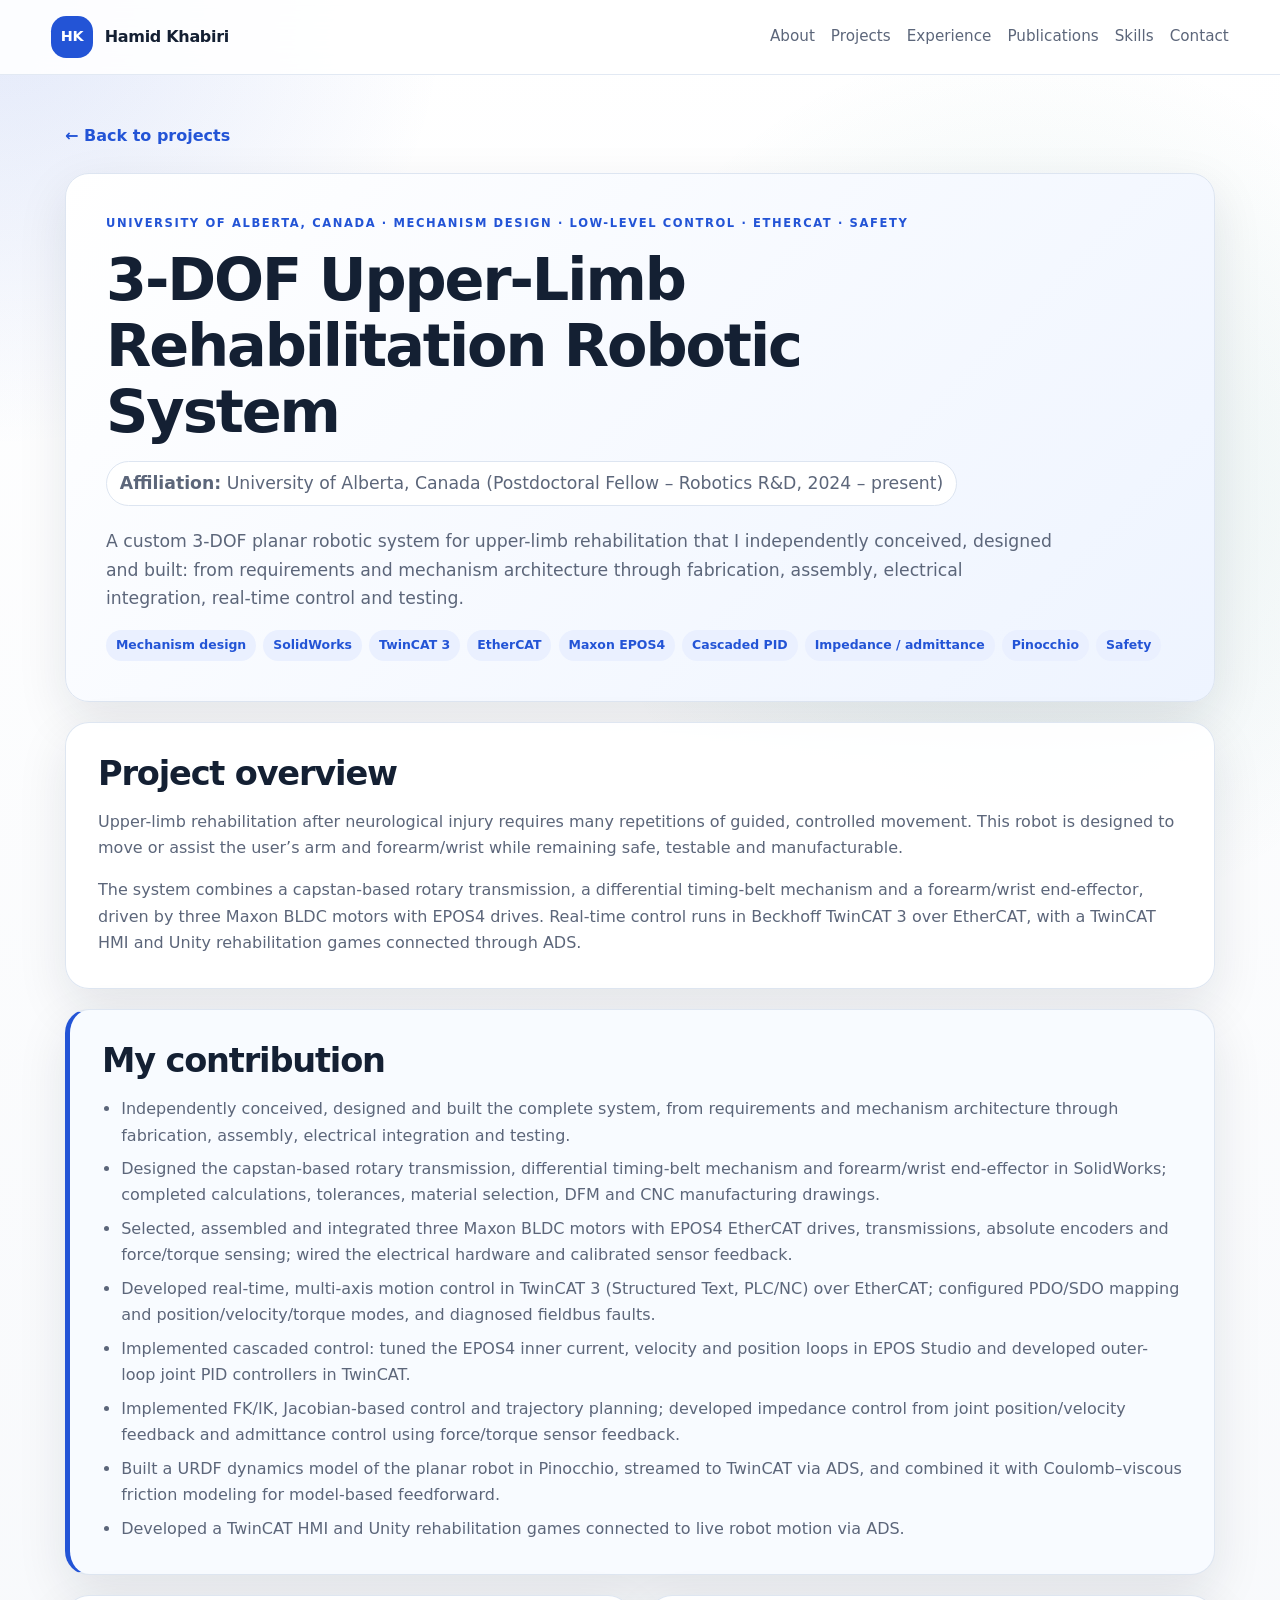
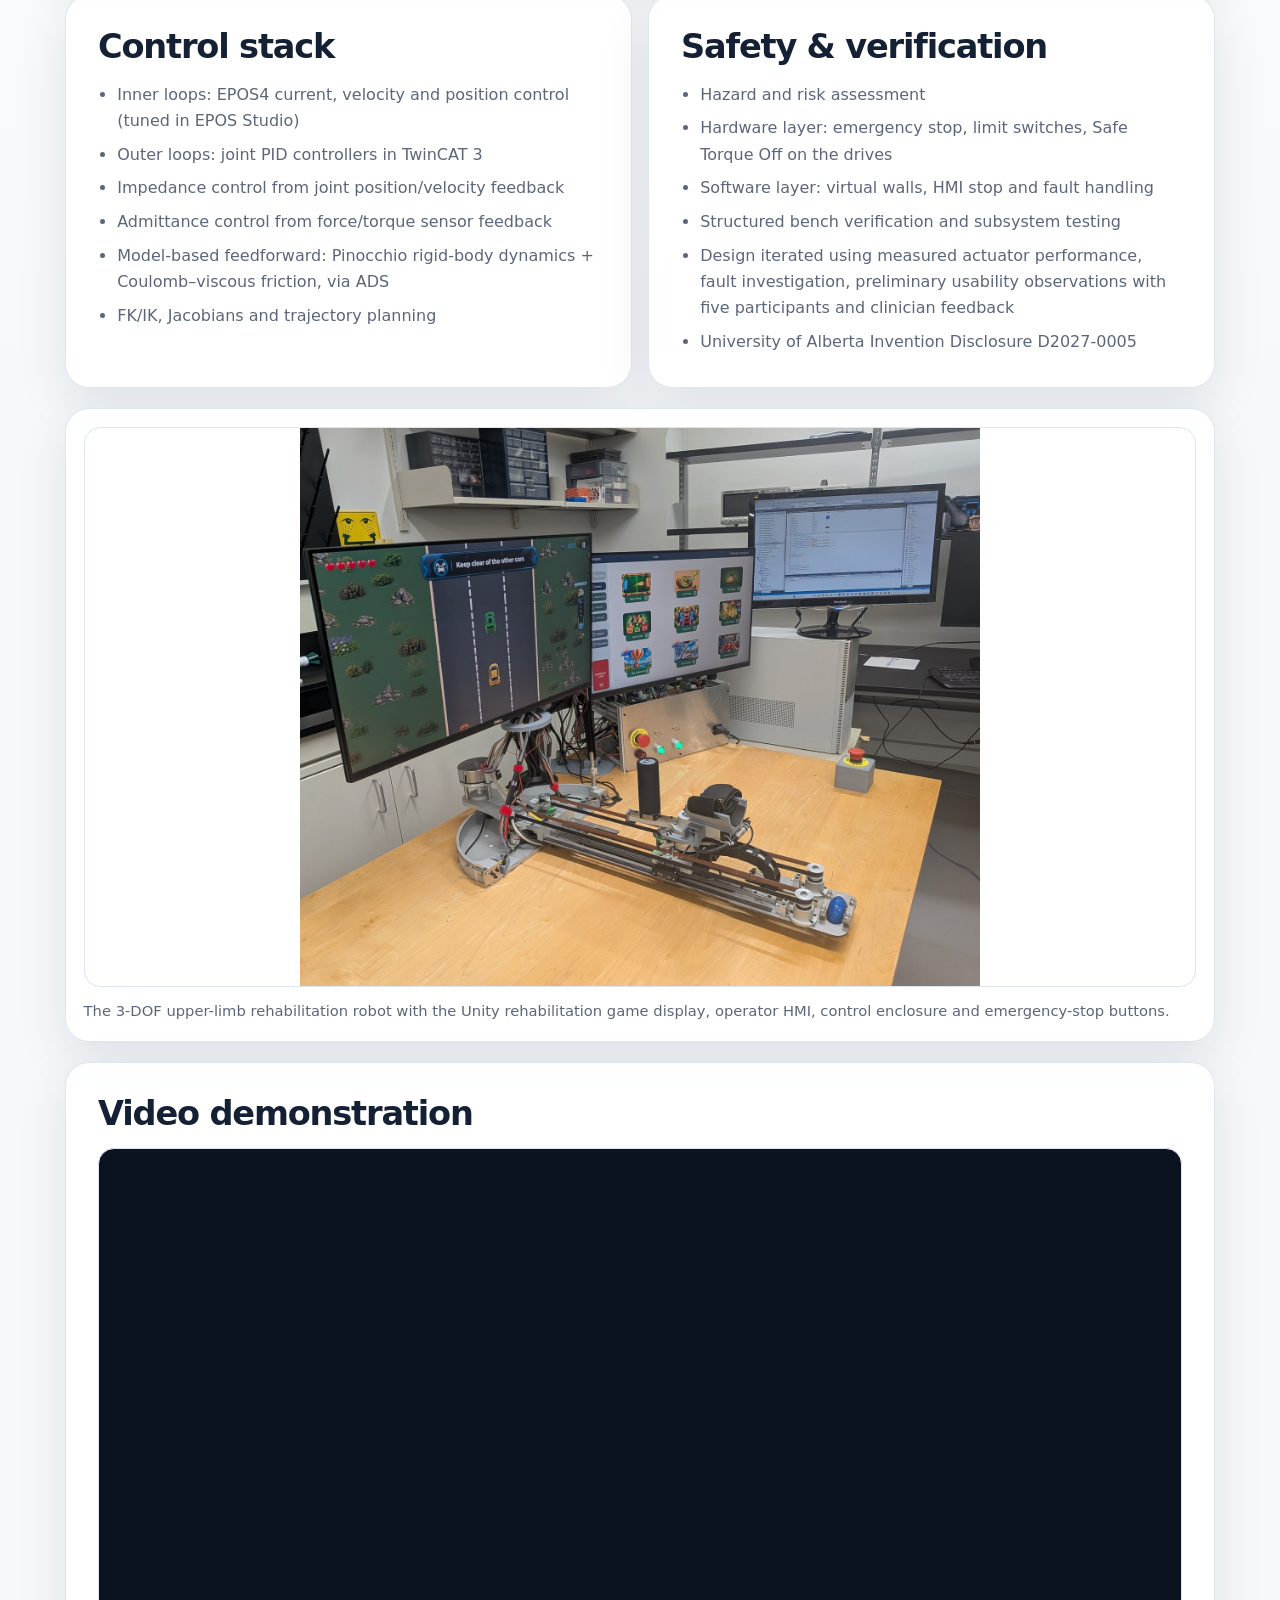
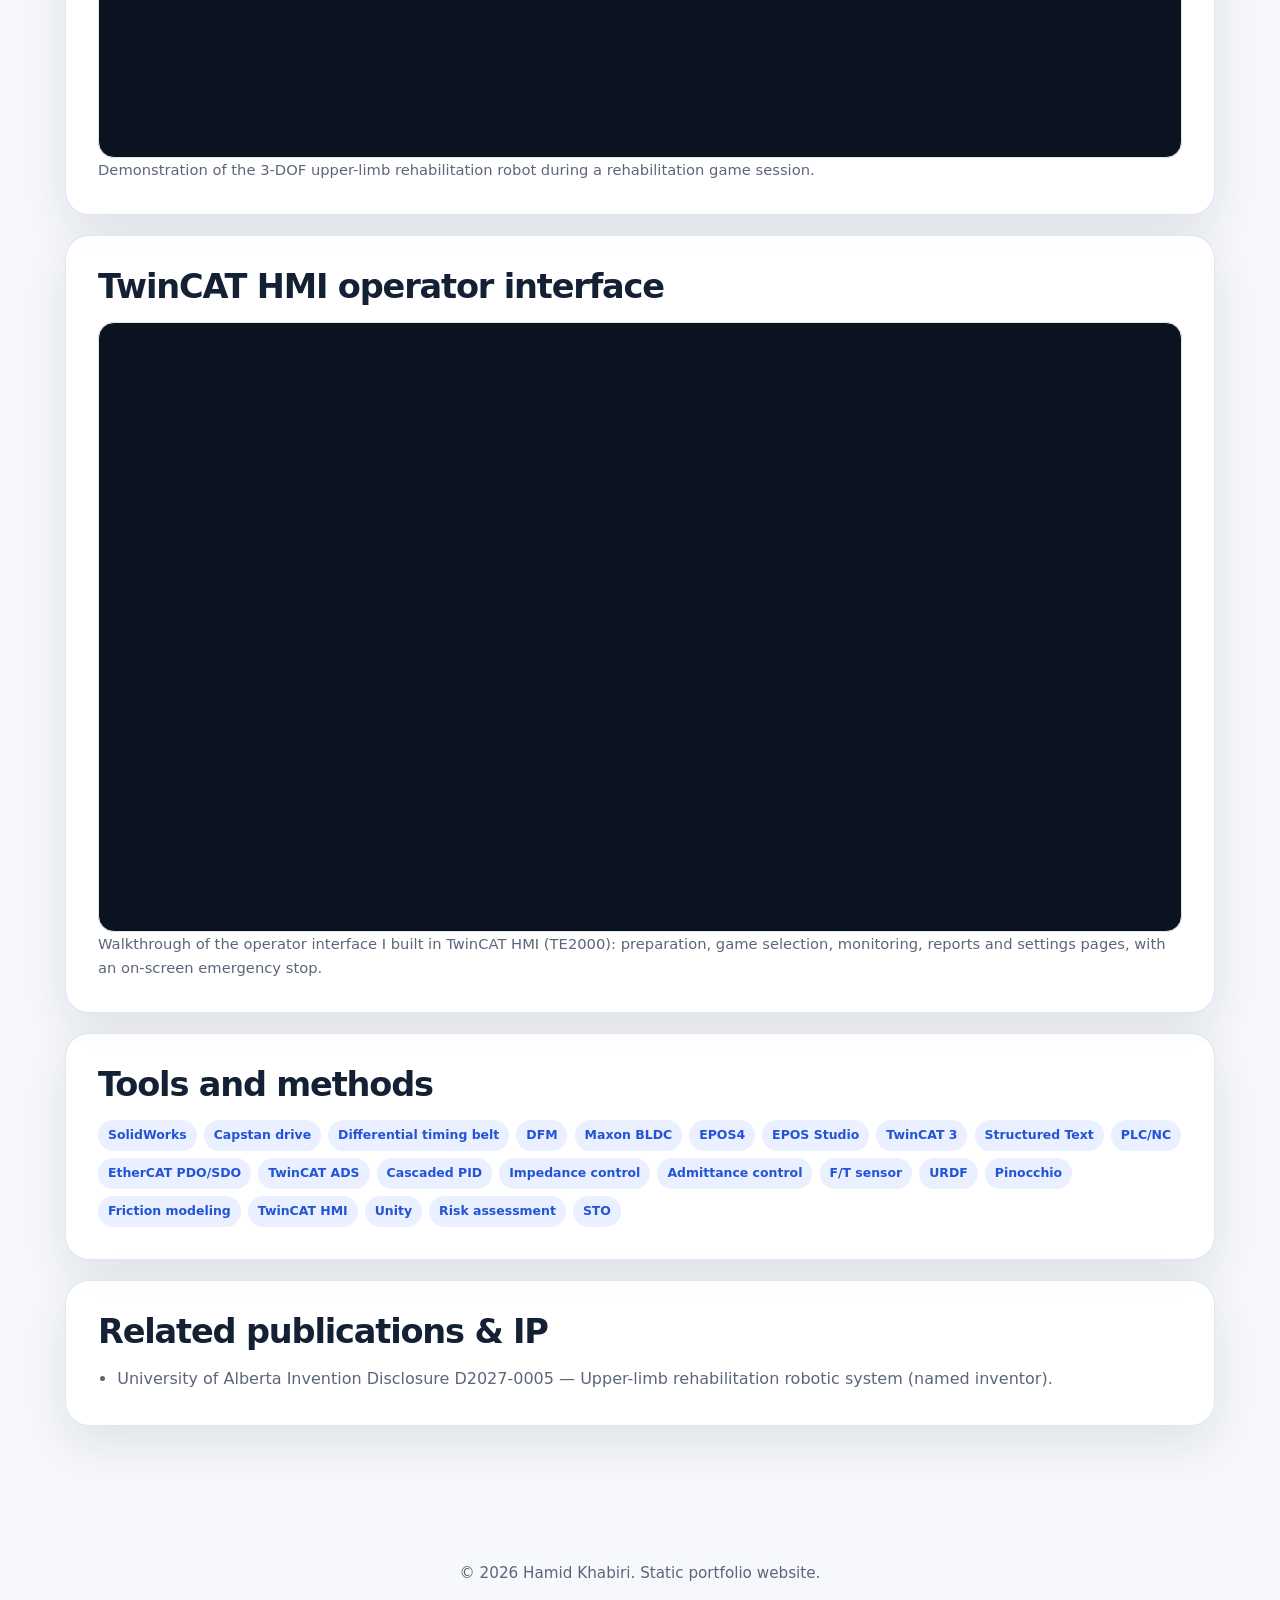
<file: projects/upper-limb-rehabilitation-robot.html>
<!DOCTYPE html>
<html lang="en">
<head>
  <meta charset="UTF-8">
  <meta name="viewport" content="width=device-width, initial-scale=1.0">
  <title>3-DOF Upper-Limb Rehabilitation Robotic System | Hamid Khabiri</title>
  <meta name="description" content="A custom 3-DOF planar robotic system for upper-limb rehabilitation that I independently conceived, designed and built: from requirements and mechanism arch">
  <link rel="icon" href="../favicon.svg" type="image/svg+xml">
  <link rel="stylesheet" href="../styles.css">
</head>
<body>

<header class="site-header">
  <a class="brand" href="../index.html"><span class="brand-mark">HK</span><span>Hamid Khabiri</span></a>
  <nav class="nav" aria-label="Main navigation">
    <a href="../index.html#about">About</a>
    <a href="../index.html#projects">Projects</a>
    <a href="../index.html#experience">Experience</a>
    <a href="../index.html#publications">Publications</a>
    <a href="../index.html#skills">Skills</a>
    <a href="../index.html#contact">Contact</a>
  </nav>
</header>

<main class="project-page">
  <a class="back-link" href="../index.html#projects">← Back to projects</a>

  <section class="project-hero">
    <p class="eyebrow">University of Alberta, Canada · Mechanism Design · Low-Level Control · EtherCAT · Safety</p>
    <h1>3-DOF Upper-Limb Rehabilitation Robotic System</h1>
    <p class="project-page-affiliation"><strong>Affiliation:</strong> University of Alberta, Canada (Postdoctoral Fellow – Robotics R&amp;D, 2024 – present)</p>
    <p>A custom 3-DOF planar robotic system for upper-limb rehabilitation that I independently conceived, designed and built: from requirements and mechanism architecture through fabrication, assembly, electrical integration, real-time control and testing.</p>
    <div class="tag-row"><span>Mechanism design</span><span>SolidWorks</span><span>TwinCAT 3</span><span>EtherCAT</span><span>Maxon EPOS4</span><span>Cascaded PID</span><span>Impedance / admittance</span><span>Pinocchio</span><span>Safety</span></div>
  </section>

  <section class="project-body">
    <div class="content-card">
      <h2>Project overview</h2>
      <p>Upper-limb rehabilitation after neurological injury requires many repetitions of guided, controlled movement. This robot is designed to move or assist the user’s arm and forearm/wrist while remaining safe, testable and manufacturable.</p><p>The system combines a capstan-based rotary transmission, a differential timing-belt mechanism and a forearm/wrist end-effector, driven by three Maxon BLDC motors with EPOS4 drives. Real-time control runs in Beckhoff TwinCAT 3 over EtherCAT, with a TwinCAT HMI and Unity rehabilitation games connected through ADS.</p>
    </div>

    <div class="content-card callout">
      <h2>My contribution</h2>
      <ul><li>Independently conceived, designed and built the complete system, from requirements and mechanism architecture through fabrication, assembly, electrical integration and testing.</li><li>Designed the capstan-based rotary transmission, differential timing-belt mechanism and forearm/wrist end-effector in SolidWorks; completed calculations, tolerances, material selection, DFM and CNC manufacturing drawings.</li><li>Selected, assembled and integrated three Maxon BLDC motors with EPOS4 EtherCAT drives, transmissions, absolute encoders and force/torque sensing; wired the electrical hardware and calibrated sensor feedback.</li><li>Developed real-time, multi-axis motion control in TwinCAT 3 (Structured Text, PLC/NC) over EtherCAT; configured PDO/SDO mapping and position/velocity/torque modes, and diagnosed fieldbus faults.</li><li>Implemented cascaded control: tuned the EPOS4 inner current, velocity and position loops in EPOS Studio and developed outer-loop joint PID controllers in TwinCAT.</li><li>Implemented FK/IK, Jacobian-based control and trajectory planning; developed impedance control from joint position/velocity feedback and admittance control using force/torque sensor feedback.</li><li>Built a URDF dynamics model of the planar robot in Pinocchio, streamed to TwinCAT via ADS, and combined it with Coulomb–viscous friction modeling for model-based feedforward.</li><li>Developed a TwinCAT HMI and Unity rehabilitation games connected to live robot motion via ADS.</li></ul>
    </div>

    <div class="two-column">
      <div class="content-card"><h2>Control stack</h2><ul><li>Inner loops: EPOS4 current, velocity and position control (tuned in EPOS Studio)</li><li>Outer loops: joint PID controllers in TwinCAT 3</li><li>Impedance control from joint position/velocity feedback</li><li>Admittance control from force/torque sensor feedback</li><li>Model-based feedforward: Pinocchio rigid-body dynamics + Coulomb–viscous friction, via ADS</li><li>FK/IK, Jacobians and trajectory planning</li></ul></div>
      <div class="content-card"><h2>Safety &amp; verification</h2><ul><li>Hazard and risk assessment</li><li>Hardware layer: emergency stop, limit switches, Safe Torque Off on the drives</li><li>Software layer: virtual walls, HMI stop and fault handling</li><li>Structured bench verification and subsystem testing</li><li>Design iterated using measured actuator performance, fault investigation, preliminary usability observations with five participants and clinician feedback</li><li>University of Alberta Invention Disclosure D2027-0005</li></ul></div>
    </div>

      <figure class="figure-card" style="margin:0">
        <img src="../assets/figures/upper_limb_rehab_robot.jpg" alt="3-DOF Upper-Limb Rehabilitation Robotic System" loading="lazy" onerror="this.onerror=null;this.src='../assets/figures/placeholder.svg';">
        <figcaption class="caption">The 3-DOF upper-limb rehabilitation robot with the Unity rehabilitation game display, operator HMI, control enclosure and emergency-stop buttons.</figcaption>
      </figure>

      <div class="content-card" id="video">
        <h2>Video demonstration</h2>
        <div class="video-wrap">
          <iframe src="https://www.youtube-nocookie.com/embed/fGW0h-LnVa4?rel=0" title="Video demonstration"
            allow="accelerometer; encrypted-media; gyroscope; picture-in-picture; fullscreen" allowfullscreen loading="lazy"></iframe>
        </div>
        <p class="caption">Demonstration of the 3-DOF upper-limb rehabilitation robot during a rehabilitation game session.</p>
      </div>
      <div class="content-card" id="video-hmi">
        <h2>TwinCAT HMI operator interface</h2>
        <div class="video-wrap">
          <iframe src="https://www.youtube-nocookie.com/embed/DyINH6Z-sZ8?rel=0" title="TwinCAT HMI operator interface"
            allow="accelerometer; encrypted-media; gyroscope; picture-in-picture; fullscreen" allowfullscreen loading="lazy"></iframe>
        </div>
        <p class="caption">Walkthrough of the operator interface I built in TwinCAT HMI (TE2000): preparation, game selection, monitoring, reports and settings pages, with an on-screen emergency stop.</p>
      </div>

    <div class="content-card">
      <h2>Tools and methods</h2>
      <div class="tag-row"><span>SolidWorks</span><span>Capstan drive</span><span>Differential timing belt</span><span>DFM</span><span>Maxon BLDC</span><span>EPOS4</span><span>EPOS Studio</span><span>TwinCAT 3</span><span>Structured Text</span><span>PLC/NC</span><span>EtherCAT PDO/SDO</span><span>TwinCAT ADS</span><span>Cascaded PID</span><span>Impedance control</span><span>Admittance control</span><span>F/T sensor</span><span>URDF</span><span>Pinocchio</span><span>Friction modeling</span><span>TwinCAT HMI</span><span>Unity</span><span>Risk assessment</span><span>STO</span></div>
    </div>

      <div class="content-card">
        <h2>Related publications &amp; IP</h2>
        <ul><li>University of Alberta Invention Disclosure D2027-0005 — Upper-limb rehabilitation robotic system (named inventor).</li></ul>
        
      </div>
  </section>
</main>

<footer class="site-footer">
  <p>© <span id="year">2026</span> Hamid Khabiri. Static portfolio website.</p>
</footer>
<script>document.getElementById("year").textContent = new Date().getFullYear();</script>
<!-- Visitor statistics (GoatCounter, no cookies) -->
<script data-goatcounter="https://hamidkhabiri.goatcounter.com/count" async src="//gc.zgo.at/count.js"></script>
</body>
</html>
</file>
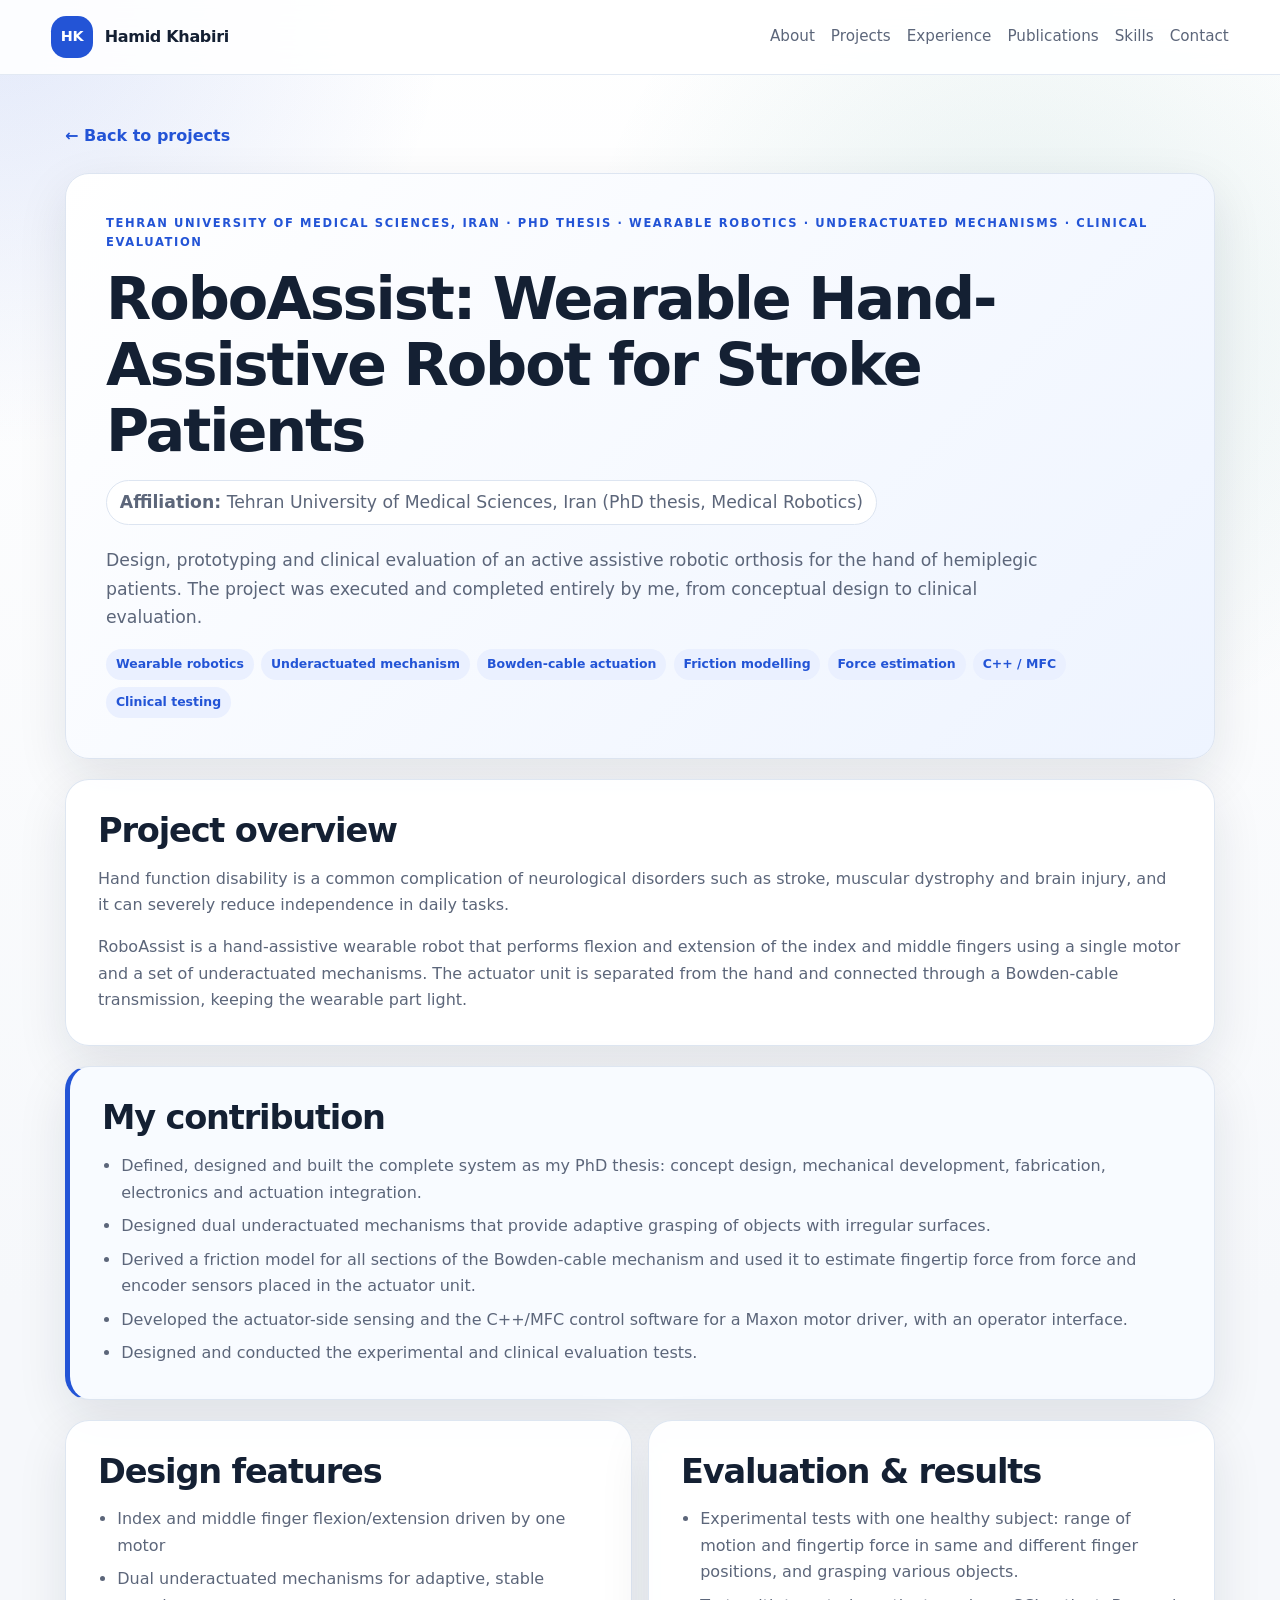
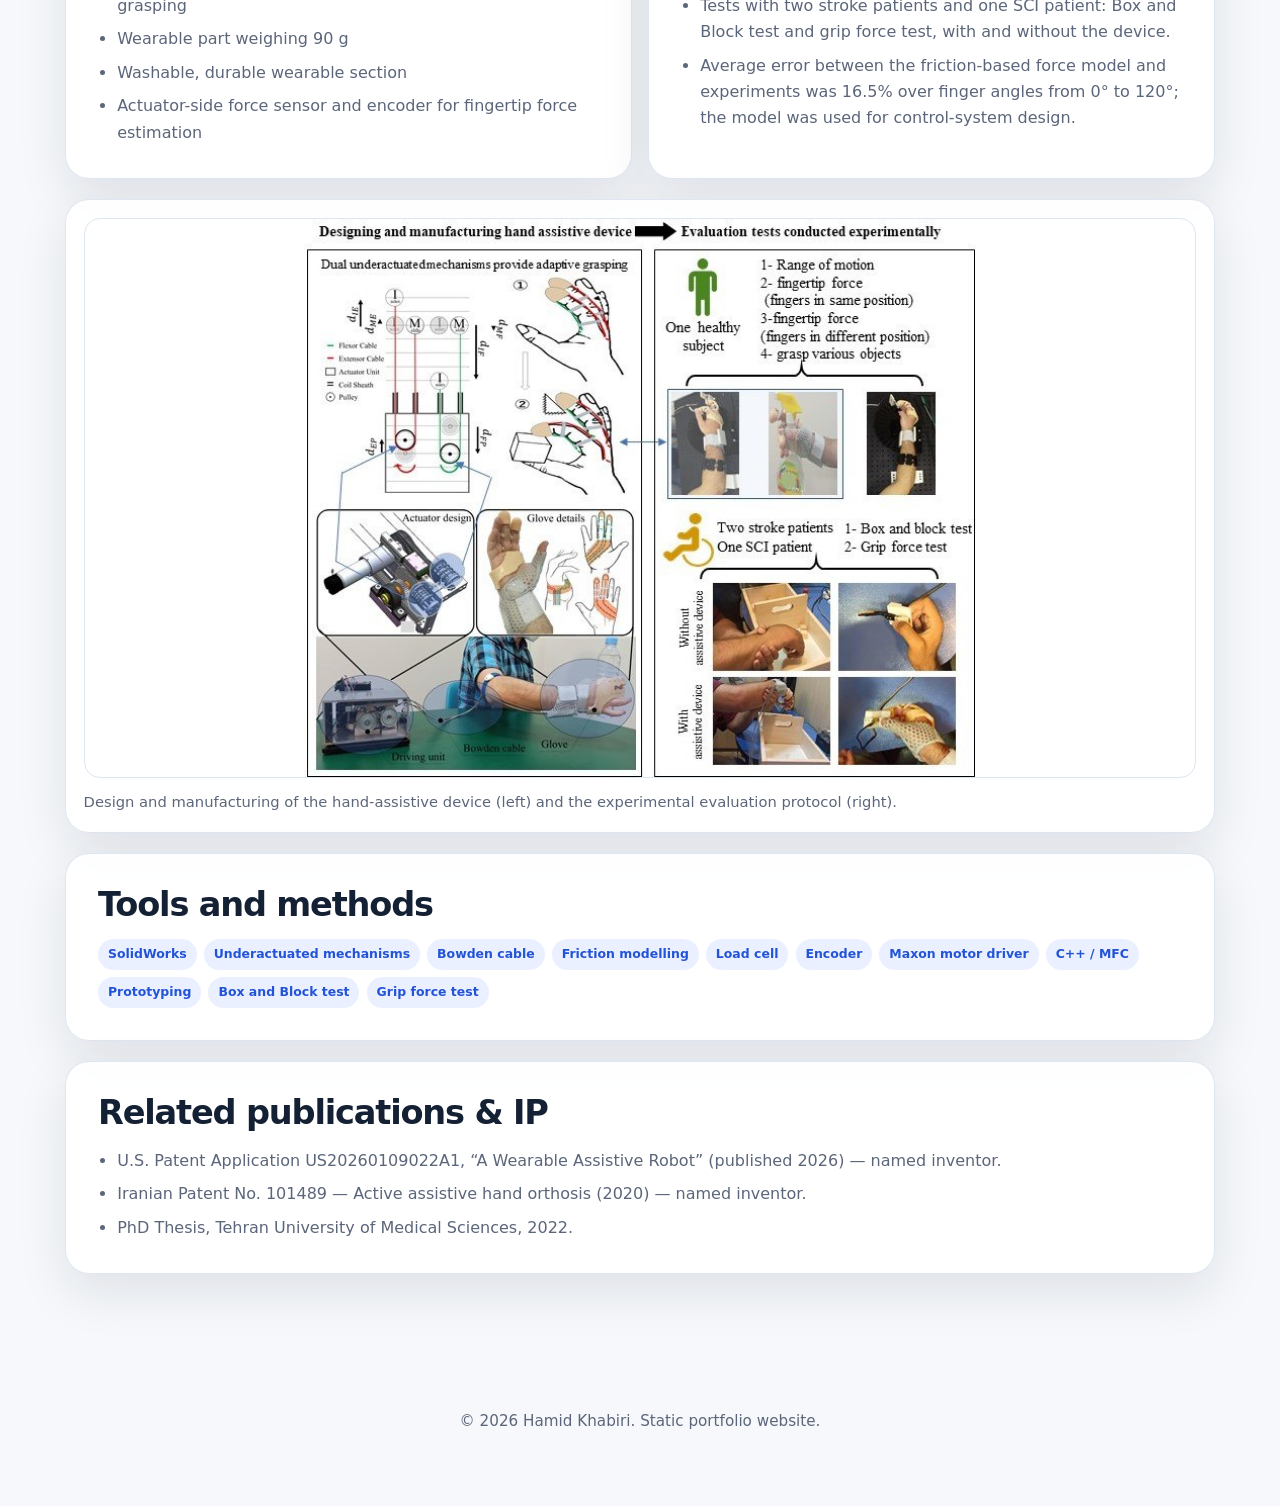
<file: projects/wearable-hand-orthosis.html>
<!DOCTYPE html>
<html lang="en">
<head>
  <meta charset="UTF-8">
  <meta name="viewport" content="width=device-width, initial-scale=1.0">
  <title>RoboAssist: Wearable Hand-Assistive Robot for Stroke Patients | Hamid Khabiri</title>
  <meta name="description" content="Design, prototyping and clinical evaluation of an active assistive robotic orthosis for the hand of hemiplegic patients. The project was executed and compl">
  <link rel="icon" href="../favicon.svg" type="image/svg+xml">
  <link rel="stylesheet" href="../styles.css">
</head>
<body>

<header class="site-header">
  <a class="brand" href="../index.html"><span class="brand-mark">HK</span><span>Hamid Khabiri</span></a>
  <nav class="nav" aria-label="Main navigation">
    <a href="../index.html#about">About</a>
    <a href="../index.html#projects">Projects</a>
    <a href="../index.html#experience">Experience</a>
    <a href="../index.html#publications">Publications</a>
    <a href="../index.html#skills">Skills</a>
    <a href="../index.html#contact">Contact</a>
  </nav>
</header>

<main class="project-page">
  <a class="back-link" href="../index.html#projects">← Back to projects</a>

  <section class="project-hero">
    <p class="eyebrow">Tehran University of Medical Sciences, Iran · PhD Thesis · Wearable Robotics · Underactuated Mechanisms · Clinical Evaluation</p>
    <h1>RoboAssist: Wearable Hand-Assistive Robot for Stroke Patients</h1>
    <p class="project-page-affiliation"><strong>Affiliation:</strong> Tehran University of Medical Sciences, Iran (PhD thesis, Medical Robotics)</p>
    <p>Design, prototyping and clinical evaluation of an active assistive robotic orthosis for the hand of hemiplegic patients. The project was executed and completed entirely by me, from conceptual design to clinical evaluation.</p>
    <div class="tag-row"><span>Wearable robotics</span><span>Underactuated mechanism</span><span>Bowden-cable actuation</span><span>Friction modelling</span><span>Force estimation</span><span>C++ / MFC</span><span>Clinical testing</span></div>
  </section>

  <section class="project-body">
    <div class="content-card">
      <h2>Project overview</h2>
      <p>Hand function disability is a common complication of neurological disorders such as stroke, muscular dystrophy and brain injury, and it can severely reduce independence in daily tasks.</p><p>RoboAssist is a hand-assistive wearable robot that performs flexion and extension of the index and middle fingers using a single motor and a set of underactuated mechanisms. The actuator unit is separated from the hand and connected through a Bowden-cable transmission, keeping the wearable part light.</p>
    </div>

    <div class="content-card callout">
      <h2>My contribution</h2>
      <ul><li>Defined, designed and built the complete system as my PhD thesis: concept design, mechanical development, fabrication, electronics and actuation integration.</li><li>Designed dual underactuated mechanisms that provide adaptive grasping of objects with irregular surfaces.</li><li>Derived a friction model for all sections of the Bowden-cable mechanism and used it to estimate fingertip force from force and encoder sensors placed in the actuator unit.</li><li>Developed the actuator-side sensing and the C++/MFC control software for a Maxon motor driver, with an operator interface.</li><li>Designed and conducted the experimental and clinical evaluation tests.</li></ul>
    </div>

    <div class="two-column">
      <div class="content-card"><h2>Design features</h2><ul><li>Index and middle finger flexion/extension driven by one motor</li><li>Dual underactuated mechanisms for adaptive, stable grasping</li><li>Wearable part weighing 90 g</li><li>Washable, durable wearable section</li><li>Actuator-side force sensor and encoder for fingertip force estimation</li></ul></div>
      <div class="content-card"><h2>Evaluation &amp; results</h2><ul><li>Experimental tests with one healthy subject: range of motion and fingertip force in same and different finger positions, and grasping various objects.</li><li>Tests with two stroke patients and one SCI patient: Box and Block test and grip force test, with and without the device.</li><li>Average error between the friction-based force model and experiments was 16.5% over finger angles from 0° to 120°; the model was used for control-system design.</li></ul></div>
    </div>

      <figure class="figure-card" style="margin:0">
        <img src="../assets/figures/roboassist_hand_orthosis.jpg" alt="RoboAssist: Wearable Hand-Assistive Robot for Stroke Patients" loading="lazy" onerror="this.onerror=null;this.src='../assets/figures/placeholder.svg';">
        <figcaption class="caption">Design and manufacturing of the hand-assistive device (left) and the experimental evaluation protocol (right).</figcaption>
      </figure>


    <div class="content-card">
      <h2>Tools and methods</h2>
      <div class="tag-row"><span>SolidWorks</span><span>Underactuated mechanisms</span><span>Bowden cable</span><span>Friction modelling</span><span>Load cell</span><span>Encoder</span><span>Maxon motor driver</span><span>C++ / MFC</span><span>Prototyping</span><span>Box and Block test</span><span>Grip force test</span></div>
    </div>

      <div class="content-card">
        <h2>Related publications &amp; IP</h2>
        <ul><li>U.S. Patent Application US20260109022A1, “A Wearable Assistive Robot” (published 2026) — named inventor.</li><li>Iranian Patent No. 101489 — Active assistive hand orthosis (2020) — named inventor.</li><li>PhD Thesis, Tehran University of Medical Sciences, 2022.</li></ul>
        
      </div>
  </section>
</main>

<footer class="site-footer">
  <p>© <span id="year">2026</span> Hamid Khabiri. Static portfolio website.</p>
</footer>
<script>document.getElementById("year").textContent = new Date().getFullYear();</script>
<!-- Visitor statistics (GoatCounter, no cookies) -->
<script data-goatcounter="https://hamidkhabiri.goatcounter.com/count" async src="//gc.zgo.at/count.js"></script>
</body>
</html>
</file>
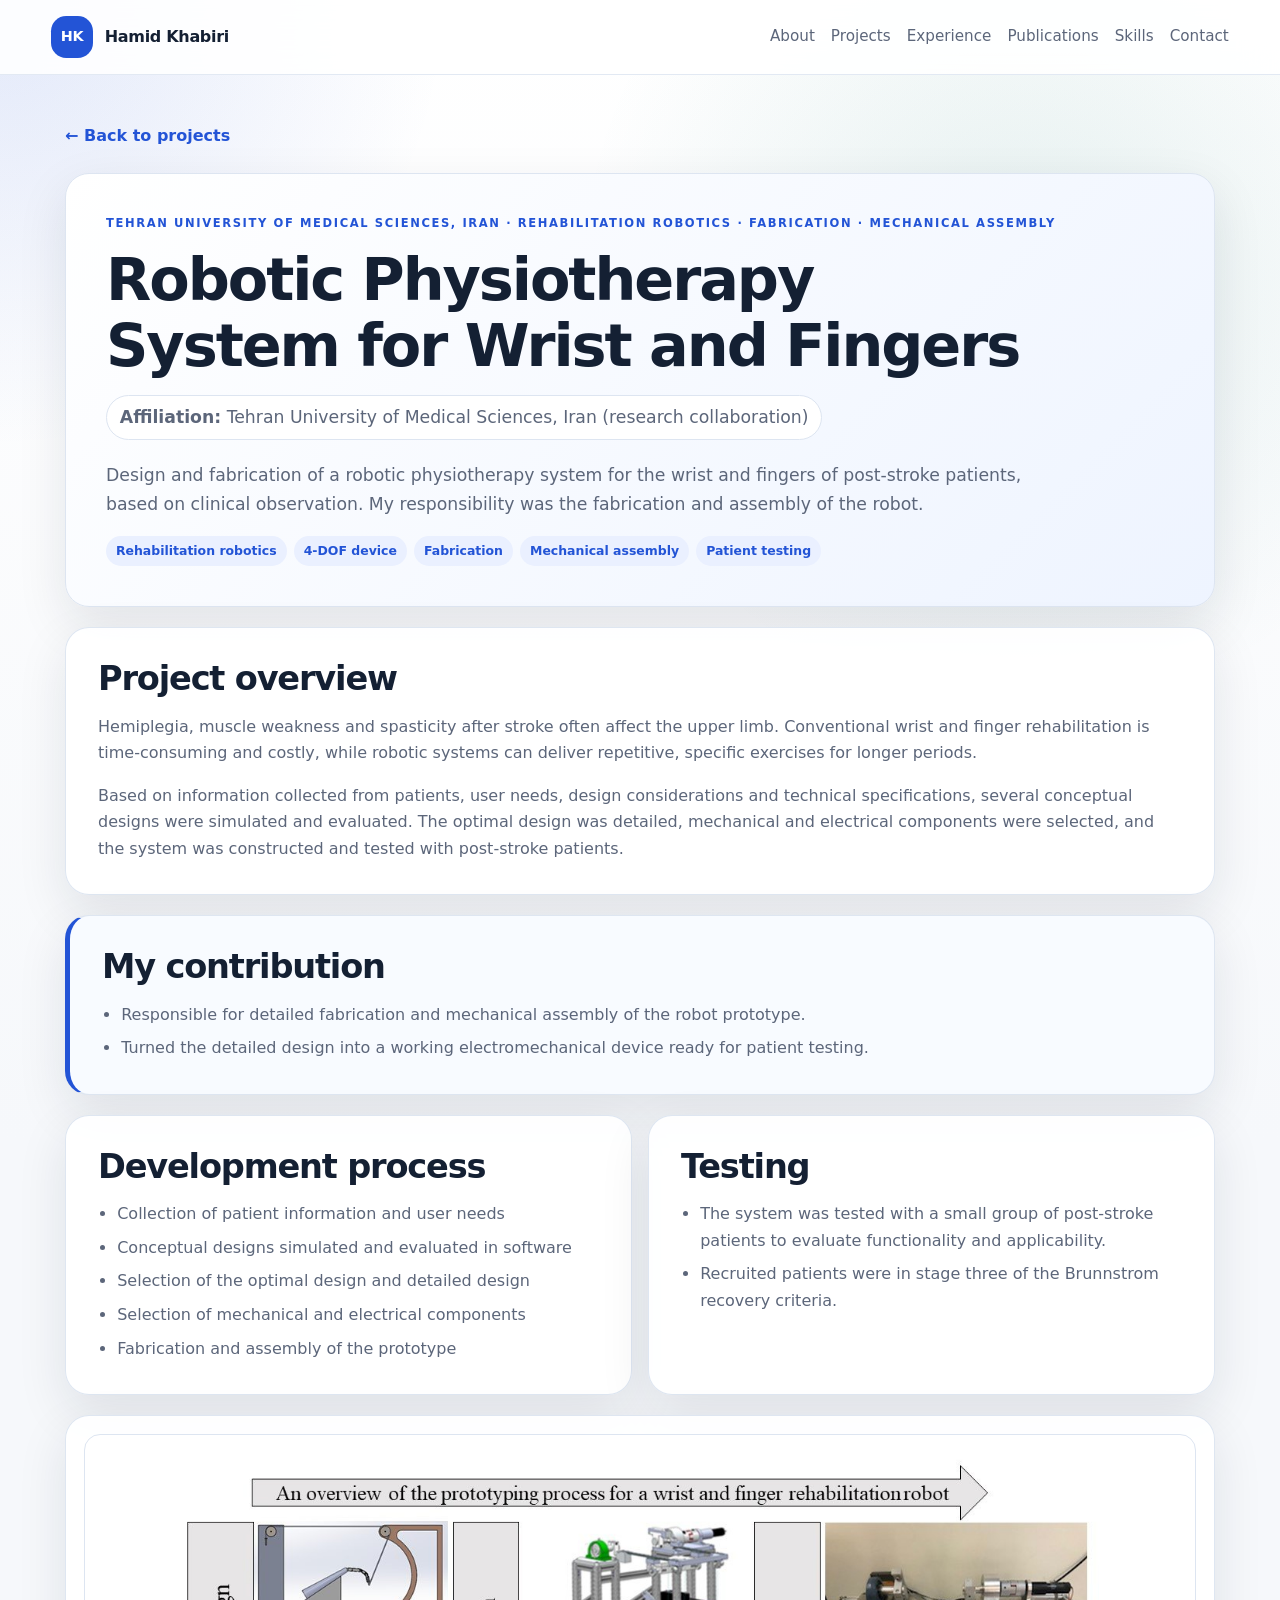
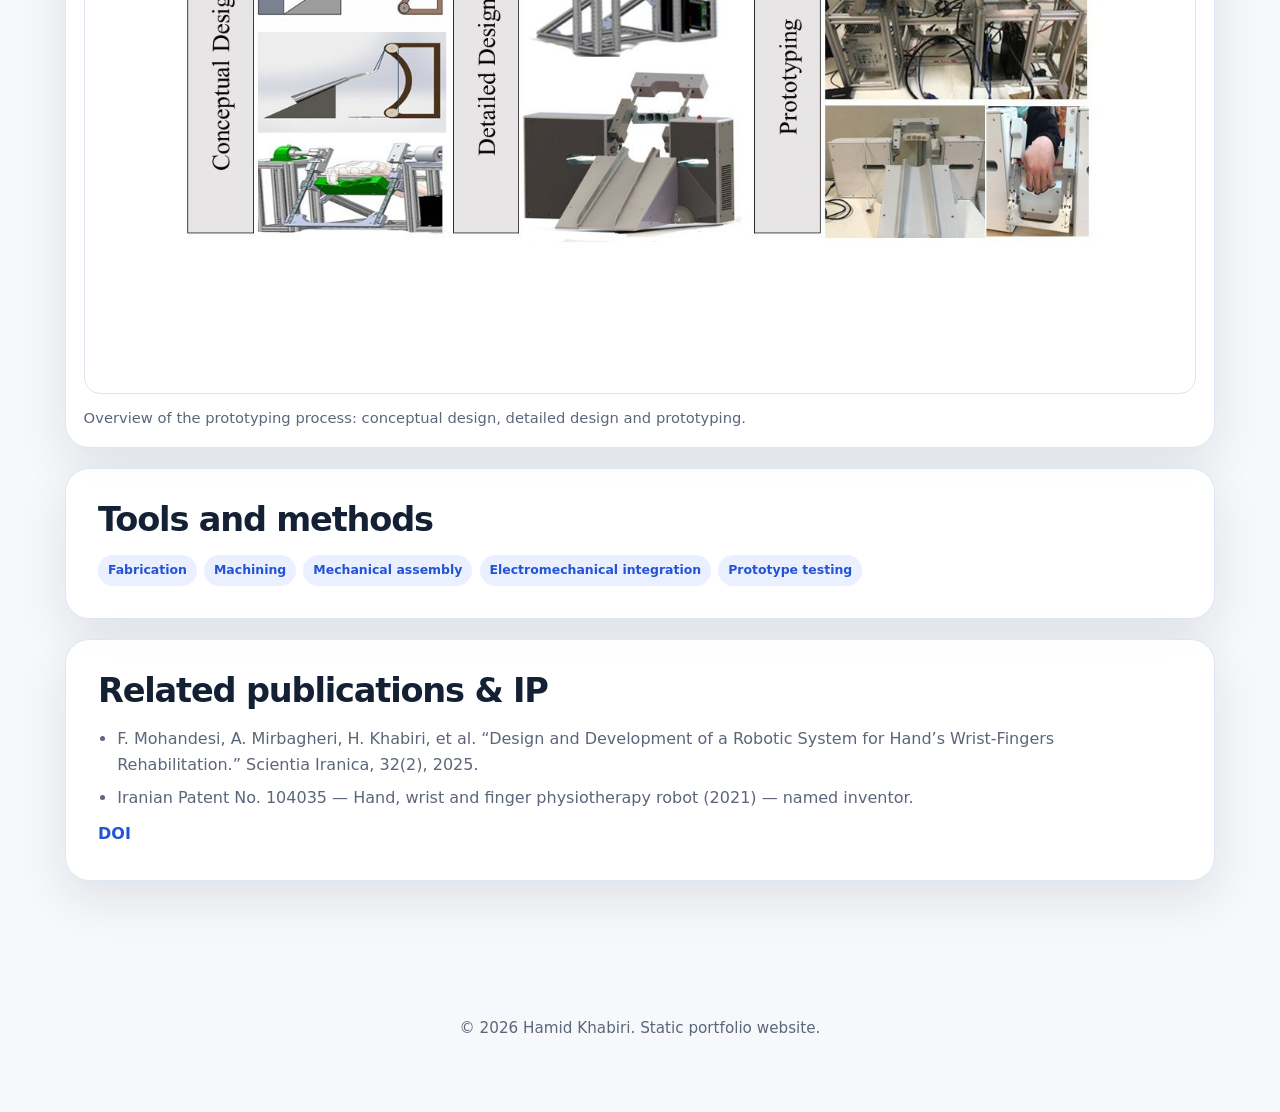
<file: projects/wrist-finger-rehabilitation-robot.html>
<!DOCTYPE html>
<html lang="en">
<head>
  <meta charset="UTF-8">
  <meta name="viewport" content="width=device-width, initial-scale=1.0">
  <title>Robotic Physiotherapy System for Wrist and Fingers | Hamid Khabiri</title>
  <meta name="description" content="Design and fabrication of a robotic physiotherapy system for the wrist and fingers of post-stroke patients, based on clinical observation. My responsibilit">
  <link rel="icon" href="../favicon.svg" type="image/svg+xml">
  <link rel="stylesheet" href="../styles.css">
</head>
<body>

<header class="site-header">
  <a class="brand" href="../index.html"><span class="brand-mark">HK</span><span>Hamid Khabiri</span></a>
  <nav class="nav" aria-label="Main navigation">
    <a href="../index.html#about">About</a>
    <a href="../index.html#projects">Projects</a>
    <a href="../index.html#experience">Experience</a>
    <a href="../index.html#publications">Publications</a>
    <a href="../index.html#skills">Skills</a>
    <a href="../index.html#contact">Contact</a>
  </nav>
</header>

<main class="project-page">
  <a class="back-link" href="../index.html#projects">← Back to projects</a>

  <section class="project-hero">
    <p class="eyebrow">Tehran University of Medical Sciences, Iran · Rehabilitation Robotics · Fabrication · Mechanical Assembly</p>
    <h1>Robotic Physiotherapy System for Wrist and Fingers</h1>
    <p class="project-page-affiliation"><strong>Affiliation:</strong> Tehran University of Medical Sciences, Iran (research collaboration)</p>
    <p>Design and fabrication of a robotic physiotherapy system for the wrist and fingers of post-stroke patients, based on clinical observation. My responsibility was the fabrication and assembly of the robot.</p>
    <div class="tag-row"><span>Rehabilitation robotics</span><span>4-DOF device</span><span>Fabrication</span><span>Mechanical assembly</span><span>Patient testing</span></div>
  </section>

  <section class="project-body">
    <div class="content-card">
      <h2>Project overview</h2>
      <p>Hemiplegia, muscle weakness and spasticity after stroke often affect the upper limb. Conventional wrist and finger rehabilitation is time-consuming and costly, while robotic systems can deliver repetitive, specific exercises for longer periods.</p><p>Based on information collected from patients, user needs, design considerations and technical specifications, several conceptual designs were simulated and evaluated. The optimal design was detailed, mechanical and electrical components were selected, and the system was constructed and tested with post-stroke patients.</p>
    </div>

    <div class="content-card callout">
      <h2>My contribution</h2>
      <ul><li>Responsible for detailed fabrication and mechanical assembly of the robot prototype.</li><li>Turned the detailed design into a working electromechanical device ready for patient testing.</li></ul>
    </div>

    <div class="two-column">
      <div class="content-card"><h2>Development process</h2><ul><li>Collection of patient information and user needs</li><li>Conceptual designs simulated and evaluated in software</li><li>Selection of the optimal design and detailed design</li><li>Selection of mechanical and electrical components</li><li>Fabrication and assembly of the prototype</li></ul></div>
      <div class="content-card"><h2>Testing</h2><ul><li>The system was tested with a small group of post-stroke patients to evaluate functionality and applicability.</li><li>Recruited patients were in stage three of the Brunnstrom recovery criteria.</li></ul></div>
    </div>

      <figure class="figure-card" style="margin:0">
        <img src="../assets/figures/wrist_finger_rehab_robot.jpg" alt="Robotic Physiotherapy System for Wrist and Fingers" loading="lazy" onerror="this.onerror=null;this.src='../assets/figures/placeholder.svg';">
        <figcaption class="caption">Overview of the prototyping process: conceptual design, detailed design and prototyping.</figcaption>
      </figure>


    <div class="content-card">
      <h2>Tools and methods</h2>
      <div class="tag-row"><span>Fabrication</span><span>Machining</span><span>Mechanical assembly</span><span>Electromechanical integration</span><span>Prototype testing</span></div>
    </div>

      <div class="content-card">
        <h2>Related publications &amp; IP</h2>
        <ul><li>F. Mohandesi, A. Mirbagheri, H. Khabiri, et al. “Design and Development of a Robotic System for Hand’s Wrist-Fingers Rehabilitation.” Scientia Iranica, 32(2), 2025.</li><li>Iranian Patent No. 104035 — Hand, wrist and finger physiotherapy robot (2021) — named inventor.</li></ul>
        <div class="publication-links"><a href="https://doi.org/10.24200/sci.2023.59650.6362" target="_blank" rel="noreferrer">DOI</a></div>
      </div>
  </section>
</main>

<footer class="site-footer">
  <p>© <span id="year">2026</span> Hamid Khabiri. Static portfolio website.</p>
</footer>
<script>document.getElementById("year").textContent = new Date().getFullYear();</script>
<!-- Visitor statistics (GoatCounter, no cookies) -->
<script data-goatcounter="https://hamidkhabiri.goatcounter.com/count" async src="//gc.zgo.at/count.js"></script>
</body>
</html>
</file>
<file: styles.css>
/* =========================================================
   Hamid Khabiri — Portfolio stylesheet
   Edit the colour tokens below to re-theme the whole site.
   ========================================================= */
:root {
  --bg: #f6f8fb;
  --surface: #ffffff;
  --text: #142033;
  --muted: #5c667a;
  --line: #dde5f1;
  --accent: #2354d6;
  --accent-dark: #173fa5;
  --accent-2: #0f766e;
  --accent-soft: #eaf0ff;
  --shadow: 0 18px 50px rgba(20, 32, 51, 0.10);
  --radius: 24px;
}

* { box-sizing: border-box; }
html { scroll-behavior: smooth; scroll-padding-top: 6rem; }
body {
  margin: 0;
  font-family: Inter, ui-sans-serif, system-ui, -apple-system, BlinkMacSystemFont, "Segoe UI", sans-serif;
  color: var(--text);
  background:
    radial-gradient(circle at top left, rgba(35, 84, 214, 0.13), transparent 28rem),
    radial-gradient(circle at 80% 10%, rgba(15, 118, 110, 0.10), transparent 28rem),
    linear-gradient(180deg, #ffffff 0%, var(--bg) 42%);
  background-color: var(--bg);
  line-height: 1.65;
}
a { color: inherit; }
img { max-width: 100%; }

/* ---------- Header ---------- */
.site-header {
  position: sticky; top: 0; z-index: 20;
  display: flex; justify-content: space-between; align-items: center; gap: 2rem;
  padding: 1rem clamp(1rem, 4vw, 4rem);
  background: rgba(255, 255, 255, 0.88);
  backdrop-filter: blur(18px); -webkit-backdrop-filter: blur(18px);
  border-bottom: 1px solid rgba(221, 229, 241, 0.85);
}
.brand {
  display: inline-flex; align-items: center; gap: 0.75rem;
  font-weight: 800; text-decoration: none; letter-spacing: -0.02em; white-space: nowrap;
}
.brand-mark {
  display: inline-grid; place-items: center;
  width: 2.6rem; height: 2.6rem; border-radius: 0.95rem;
  background: var(--accent); color: #fff; font-size: 0.9rem;
}
.nav {
  display: flex; flex-wrap: wrap; justify-content: flex-end; gap: 0.35rem 1rem;
  color: var(--muted); font-size: 0.95rem;
}
.nav a { text-decoration: none; }
.nav a:hover { color: var(--accent); }

main { width: min(1150px, calc(100% - 2rem)); margin: 0 auto; }

/* ---------- Typography ---------- */
.eyebrow {
  margin: 0 0 0.9rem; color: var(--accent);
  text-transform: uppercase; letter-spacing: 0.14em; font-size: 0.72rem; font-weight: 800;
}
h1, h2, h3 { margin: 0; line-height: 1.12; letter-spacing: -0.035em; }
h1 { font-size: clamp(2.4rem, 5.6vw, 4.7rem); }
h2 { font-size: clamp(2rem, 4vw, 3.1rem); }
h3 { font-size: 1.24rem; }

/* ---------- Hero ---------- */
.hero {
  display: grid; grid-template-columns: minmax(0, 1.08fr) minmax(310px, 0.92fr);
  align-items: center; gap: clamp(2rem, 6vw, 5rem);
  min-height: 74vh; padding: 5rem 0 4rem;
}
.hero-text { margin: 1.4rem 0 0; max-width: 45rem; color: var(--muted); font-size: 1.14rem; }
.hero-actions { display: flex; flex-wrap: wrap; gap: 0.85rem; margin-top: 2rem; }

.button {
  display: inline-flex; align-items: center; justify-content: center;
  min-height: 3rem; padding: 0 1.15rem; border-radius: 999px;
  text-decoration: none; font-weight: 800; border: 1px solid transparent;
}
.button.primary { background: var(--accent); color: #fff; box-shadow: 0 14px 32px rgba(35, 84, 214, 0.25); }
.button.primary:hover { background: var(--accent-dark); }
.button.secondary { background: #fff; border-color: var(--line); }
.button.secondary:hover { border-color: var(--accent); color: var(--accent); }

/* ---------- Cards ---------- */
.hero-card, .content-card, .project-card, .skill-card, .figure-card {
  background: rgba(255, 255, 255, 0.92);
  border: 1px solid rgba(221, 229, 241, 0.95);
  border-radius: var(--radius);
  box-shadow: var(--shadow);
}
.profile-card { width: min(100%, 360px); justify-self: center; overflow: hidden; padding: 1.1rem; }
.profile-photo {
  width: min(100%, 320px); aspect-ratio: 4 / 5; max-height: 360px;
  margin: 0 auto; object-fit: cover; display: block;
  border-radius: calc(var(--radius) - 0.5rem);
  background: var(--accent-soft); border: 1px solid var(--line);
}
.stat-grid { display: grid; gap: 0.75rem; margin-top: 1rem; }
.stat-grid div { padding: 1rem; border: 1px solid var(--line); border-radius: 1rem; background: #fff; }
.stat-grid strong, .stat-grid span { display: block; }
.stat-grid strong { color: var(--accent); }
.stat-grid span { color: var(--muted); font-size: 0.95rem; }

/* ---------- Sections ---------- */
.section { padding: 4rem 0; }
.section-heading {
  display: grid; grid-template-columns: minmax(0, 0.75fr) minmax(0, 1.25fr);
  gap: 2rem; align-items: end; margin-bottom: 1.5rem;
}
.section-heading p:last-child { margin: 0; color: var(--muted); }
.content-card { padding: clamp(1.25rem, 3vw, 2rem); }
.content-card p { margin: 0 0 1rem; color: var(--muted); }
.content-card p:last-child { margin-bottom: 0; }
.subsection-title {
  margin: 2rem 0 1rem; color: var(--accent); font-size: 1rem;
  text-transform: uppercase; letter-spacing: 0.08em;
}
.subsection-title:first-of-type { margin-top: 0; }

/* News */
.news-grid, .resume-grid { display: grid; grid-template-columns: repeat(2, minmax(0, 1fr)); gap: 1rem; }
.news-card, .resume-card { padding: 1.25rem; display: flex; flex-direction: column; gap: 0.6rem; }
.news-card p, .resume-card p { margin: 0; color: var(--muted); }
.news-card h3 { margin: 0.1rem 0 0.2rem; }
.news-date { color: var(--accent) !important; font-size: 0.8rem; font-weight: 800; letter-spacing: 0.08em; text-transform: uppercase; }
.resume-card .button { margin-top: auto; align-self: flex-start; }

/* Education / experience */
.logo-list { display: grid; grid-template-columns: repeat(3, minmax(0, 1fr)); gap: 1rem; }
.experience-list { display: grid; gap: 1rem; }
.logo-card, .experience-card {
  display: grid; grid-template-columns: 86px 1fr; gap: 1rem; align-items: start; padding: 1.25rem;
}
.logo-card img, .experience-card img, .logo-tile {
  width: 74px; height: 74px; object-fit: contain;
  border-radius: 1rem; border: 1px solid var(--line); background: #fff; padding: 0.35rem;
}
.logo-tile {
  display: grid; place-items: center; padding: 0;
  background: var(--accent-soft); color: var(--accent); font-weight: 800; font-size: 1.05rem; letter-spacing: 0.02em;
}
.logo-card h3, .experience-card h3 { margin: 0 0 0.25rem; }
.logo-card p, .experience-card p { margin: 0.15rem 0; color: var(--muted); }
.role { color: var(--text) !important; font-weight: 700; }
.dates { font-size: 0.92rem; }
.experience-card ul { margin: 0.6rem 0 0; padding-left: 1.1rem; color: var(--muted); }
.experience-card li + li { margin-top: 0.3rem; }

/* Projects */
.project-grid { display: grid; grid-template-columns: repeat(2, minmax(0, 1fr)); gap: 1rem; }
.project-card { padding: 1.35rem; display: flex; flex-direction: column; gap: 0.85rem; }
.project-card p { margin: 0; color: var(--muted); }
.project-thumb {
  width: 100%; height: 190px; object-fit: contain;
  border-radius: 1rem; border: 1px solid var(--line); background: #fff; padding: 0.35rem;
}
.project-thumb.photo { object-fit: cover; object-position: 50% 70%; padding: 0; height: 220px; }
.project-affiliation { font-size: 0.92rem; line-height: 1.5; }
.project-affiliation strong { color: var(--text); }
.tag-row { display: flex; flex-wrap: wrap; gap: 0.45rem; }
.tag-row span {
  padding: 0.32rem 0.62rem; border-radius: 999px;
  background: var(--accent-soft); color: var(--accent); font-size: 0.78rem; font-weight: 700;
}
.text-link { margin-top: auto; color: var(--accent); font-weight: 800; text-decoration: none; }
.text-link:hover { text-decoration: underline; }
.card-links { margin-top: auto; display: flex; flex-wrap: wrap; gap: 0.5rem 1.5rem; }
.card-links .text-link { margin-top: 0; }

/* Publications */
.publication-accordion-list { display: grid; gap: 1rem; }
.publication-accordion {
  border: 1px solid var(--line); border-radius: 1.25rem; background: var(--surface);
  box-shadow: var(--shadow); overflow: hidden;
}
.publication-accordion summary {
  cursor: pointer; list-style: none; padding: 1.1rem 1.25rem;
  display: flex; align-items: center; justify-content: space-between; gap: 1rem; font-weight: 800;
}
.publication-accordion summary::-webkit-details-marker { display: none; }
.publication-accordion summary::after {
  content: "+"; width: 2rem; height: 2rem; border-radius: 999px; border: 1px solid var(--line);
  display: inline-flex; align-items: center; justify-content: center;
  color: var(--accent); font-size: 1.25rem; flex: 0 0 auto;
}
.publication-accordion[open] summary::after { content: "\2212"; }
.accordion-count { margin-left: auto; color: var(--muted); font-weight: 700; font-size: 0.92rem; }
.publication-list { display: grid; gap: 1rem; }
.publication-accordion .publication-list { padding: 0 1.25rem 1.25rem; }
.publication-list .content-card { padding: 1.15rem 1.35rem; box-shadow: none; }
.publication p { margin-bottom: 0.2rem; }
.publication h3 { margin-bottom: 0.45rem; font-size: 1.08rem; letter-spacing: -0.02em; }
.publication-meta { color: var(--text) !important; font-weight: 600; margin-bottom: 0.25rem !important; }
.authors { font-size: 0.95rem; }
.authors strong { color: var(--text); }
.publication-links { display: flex; flex-wrap: wrap; gap: 0.75rem; margin-top: 0.6rem; }
.publication-links a { color: var(--accent); font-weight: 800; text-decoration: none; }
.publication-links a:hover { text-decoration: underline; }
.scholar-card { margin-top: 1rem; display: flex; align-items: center; justify-content: space-between; gap: 1rem; }
.scholar-card h3, .scholar-card p { margin: 0; }

/* Awards / teaching */
.item-list { display: grid; gap: 1.25rem; }
.item-list h3 { margin-bottom: 0.3rem; font-size: 1.1rem; letter-spacing: -0.02em; }
.item-list p { margin: 0; }
.card-grid { display: grid; grid-template-columns: repeat(3, minmax(0, 1fr)); gap: 1rem; }
.card-grid .content-card h3 { margin-bottom: 0.5rem; }

/* Skills */
.skills-grid { display: grid; grid-template-columns: repeat(4, minmax(0, 1fr)); gap: 1rem; }
.skill-card { padding: 1.2rem; }
.skill-card h3 { color: var(--accent); font-size: 1.08rem; letter-spacing: -0.02em; }
.skill-card ul { margin: 0.75rem 0 0; padding-left: 1.05rem; color: var(--muted); font-size: 0.95rem; }
.skill-card li + li { margin-top: 0.3rem; }

/* Contact */
.contact-links { display: flex; flex-wrap: wrap; gap: 0.75rem; margin-top: 1.25rem; }
.contact-links a {
  padding: 0.7rem 1rem; border-radius: 999px; background: var(--accent-soft);
  color: var(--accent); font-weight: 800; text-decoration: none;
}
.contact-links a:hover { background: var(--accent); color: #fff; }

.site-footer { padding: 2.5rem 1rem 3.5rem; text-align: center; color: var(--muted); font-size: 0.95rem; }

/* ---------- Project detail pages ---------- */
.project-page { padding: 3rem 0 5rem; }
.back-link { display: inline-block; margin-bottom: 1.5rem; color: var(--accent); text-decoration: none; font-weight: 800; }
.project-hero {
  padding: clamp(1.5rem, 4vw, 2.5rem); border-radius: var(--radius);
  background: linear-gradient(135deg, #ffffff 0%, #eef4ff 100%);
  border: 1px solid var(--line); box-shadow: var(--shadow);
}
.project-hero h1 { font-size: clamp(2rem, 4.6vw, 3.8rem); max-width: 58rem; }
.project-hero > p:not(.eyebrow) { max-width: 60rem; color: var(--muted); font-size: 1.08rem; }
.project-page-affiliation {
  display: inline-block; padding: 0.45rem 0.8rem; margin: 1rem 0 0.25rem;
  border: 1px solid var(--line); border-radius: 999px; background: #fff; font-size: 0.92rem;
}
.project-body { display: grid; gap: 1.25rem; margin-top: 1.25rem; }
.project-body h2 { font-size: clamp(1.5rem, 3vw, 2.1rem); margin-bottom: 1rem; }
.project-body ul { margin: 0.5rem 0 0; padding-left: 1.2rem; color: var(--muted); }
.project-body li + li { margin-top: 0.45rem; }
.two-column { display: grid; grid-template-columns: repeat(2, minmax(0, 1fr)); gap: 1rem; }
.figure-card { padding: 1.1rem; }
.figure-card img {
  width: 100%; max-height: 560px; object-fit: contain; display: block;
  border-radius: 1rem; border: 1px solid var(--line); background: #fff;
}
.figure-placeholder {
  min-height: 220px; border-radius: 1rem;
  background: linear-gradient(135deg, #eef4ff, #f7fbff); border: 1px dashed #aebde0;
  display: grid; place-items: center; color: var(--accent); font-weight: 800; text-align: center; padding: 1rem;
}
.caption { margin: 0.75rem 0 0; color: var(--muted); font-size: 0.92rem; }
.callout { border-left: 5px solid var(--accent); background: #f8fbff; }
.note { font-size: 0.92rem; color: var(--muted); }

/* ---------- Videos (YouTube embed or MP4) ---------- */
.video-wrap {
  position: relative; width: 100%; aspect-ratio: 16 / 9;
  border-radius: 1rem; overflow: hidden; border: 1px solid var(--line); background: #0b1220;
}
.video-wrap iframe, .video-wrap video {
  position: absolute; inset: 0; width: 100%; height: 100%; border: 0; object-fit: contain;
}
.video-grid { display: grid; grid-template-columns: repeat(2, minmax(0, 1fr)); gap: 1rem; }
.video-card { padding: 1.25rem; display: flex; flex-direction: column; gap: 0.75rem; }
.video-card h3 { font-size: 1.1rem; letter-spacing: -0.02em; }
.video-card p { margin: 0; color: var(--muted); }

/* ---------- Responsive ---------- */
@media (max-width: 1000px) {
  .skills-grid { grid-template-columns: repeat(2, minmax(0, 1fr)); }
  .card-grid { grid-template-columns: repeat(2, minmax(0, 1fr)); }
}
@media (max-width: 850px) {
  .site-header { align-items: flex-start; flex-direction: column; gap: 0.8rem; position: static; }
  .nav { justify-content: flex-start; }
  .hero, .section-heading, .two-column { grid-template-columns: 1fr; }
  .hero { min-height: auto; padding-top: 3rem; }
  .project-grid, .skills-grid, .resume-grid, .news-grid, .logo-list, .card-grid, .video-grid { grid-template-columns: 1fr; }
  .logo-card, .experience-card { grid-template-columns: 62px 1fr; }
  .logo-card img, .experience-card img, .logo-tile { width: 56px; height: 56px; font-size: 0.9rem; }
  .scholar-card { flex-direction: column; align-items: flex-start; }
}
</file>
